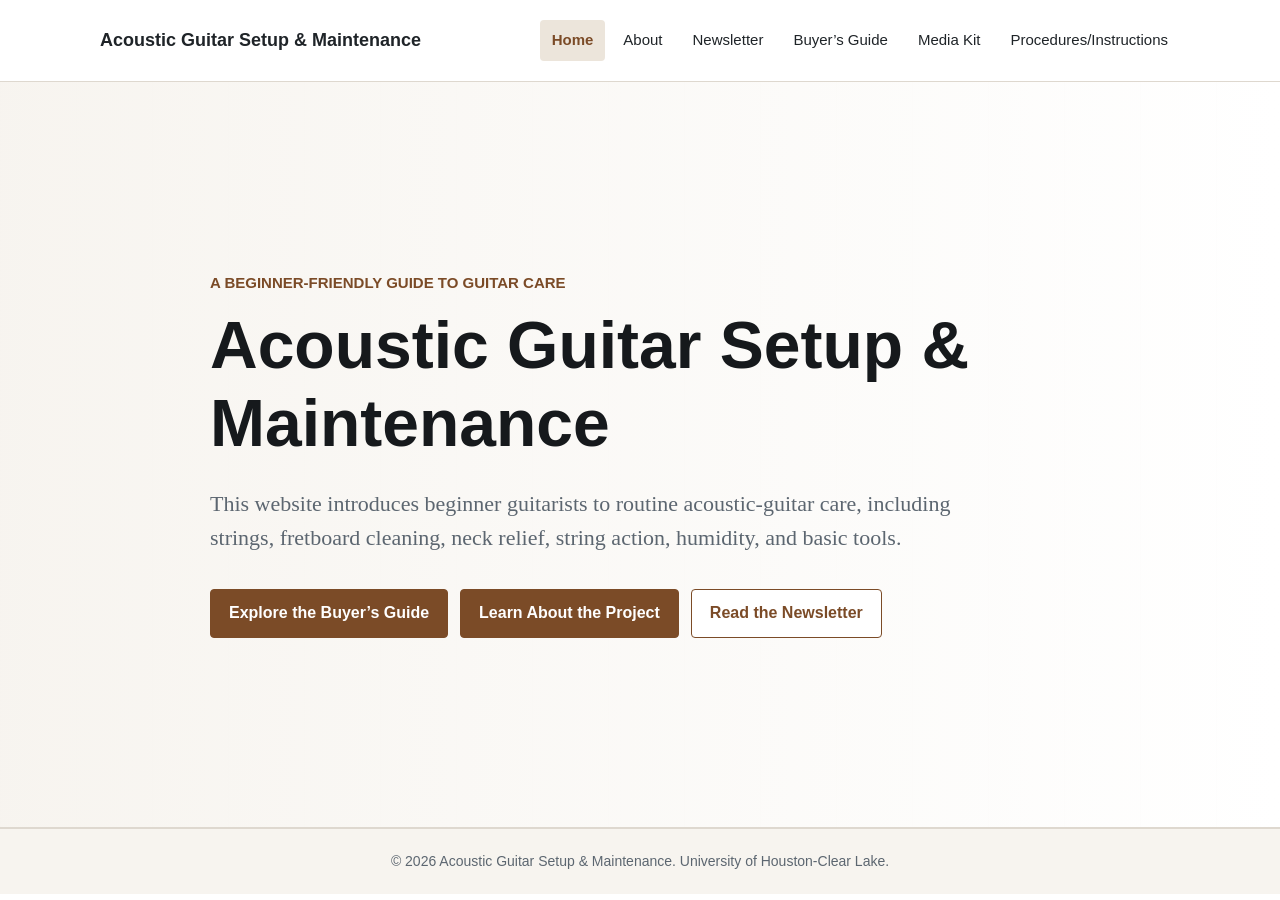
<file: index.html>
<!DOCTYPE html>
<html lang="en">
<head>
  <meta charset="UTF-8">
  <meta name="viewport" content="width=device-width, initial-scale=1.0">
  <title>Acoustic Guitar Setup &amp; Maintenance</title>
  <link rel="stylesheet" href="styles.css">
</head>
<body>
  <header class="site-header">
    <div class="header-inner">
      <a class="site-title" href="index.html">Acoustic Guitar Setup &amp; Maintenance</a>
      <nav class="site-nav" aria-label="Main navigation">
        <a class="active" href="index.html" aria-current="page">Home</a>
        <a href="about.html">About</a>
        <a href="newsletter.html">Newsletter</a>
        <a href="buyers-guide.html">Buyer’s Guide</a>
        <a href="media-kit.html">Media Kit</a>
        <a href="procedures.html">Procedures/Instructions</a>
      </nav>
    </div>
  </header>

  <main>
    <section class="hero">
      <div class="content">
        <p class="eyebrow">A Beginner-Friendly Guide to Guitar Care</p>
        <h1>Acoustic Guitar Setup &amp; Maintenance</h1>
        <p class="lead">This website introduces beginner guitarists to routine acoustic-guitar care, including strings, fretboard cleaning, neck relief, string action, humidity, and basic tools.</p>
        <div class="button-row" aria-label="Featured pages">
          <a class="button primary" href="buyers-guide.html">Explore the Buyer’s Guide</a>
          <a class="button primary" href="about.html">Learn About the Project</a>
          <a class="button secondary" href="newsletter.html">Read the Newsletter</a>
        </div>
      </div>
    </section>
  </main>

  <footer class="site-footer">
    <p>&copy; 2026 Acoustic Guitar Setup &amp; Maintenance. University of Houston-Clear Lake.</p>
  </footer>
</body>
</html>
</file>
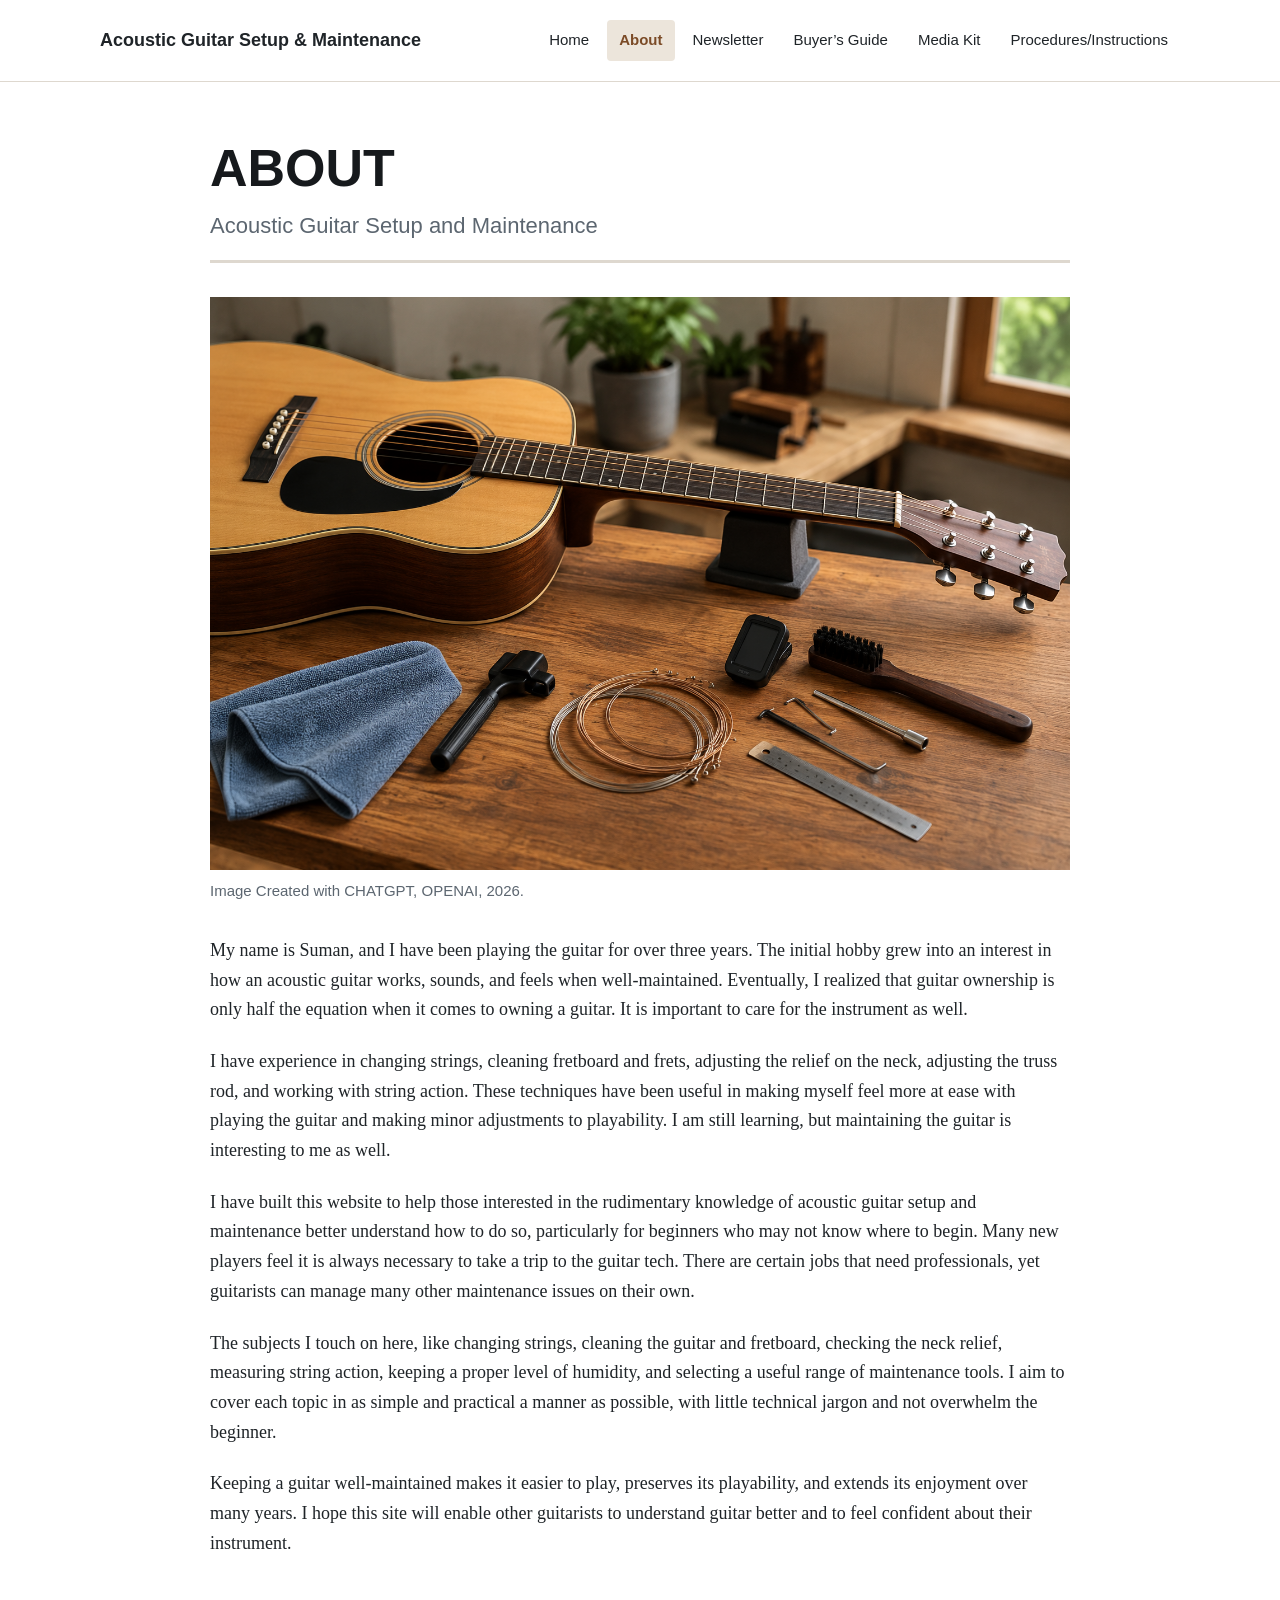
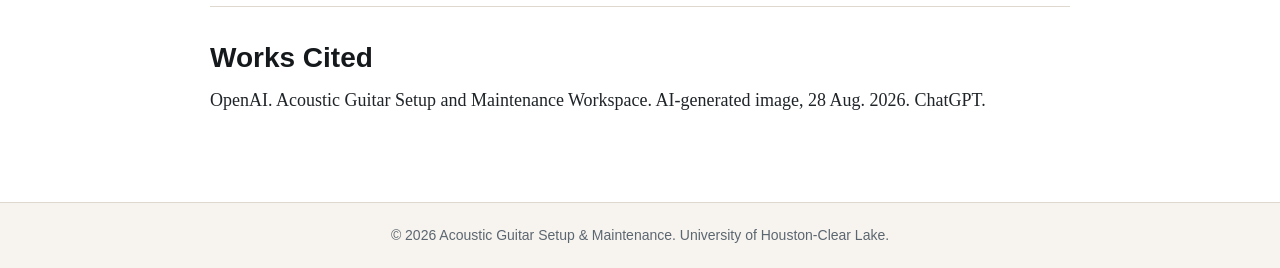
<file: about.html>
<!DOCTYPE html>
<html lang="en">
<head>
  <meta charset="UTF-8">
  <meta name="viewport" content="width=device-width, initial-scale=1.0">
  <title>About | Acoustic Guitar Setup &amp; Maintenance</title>
  <link rel="stylesheet" href="styles.css">
</head>
<body>
  <header class="site-header">
    <div class="header-inner">
      <a class="site-title" href="index.html">Acoustic Guitar Setup &amp; Maintenance</a>
      <nav class="site-nav" aria-label="Main navigation">
        <a href="index.html">Home</a>
        <a class="active" href="about.html" aria-current="page">About</a>
        <a href="newsletter.html">Newsletter</a>
        <a href="buyers-guide.html">Buyer’s Guide</a>
        <a href="media-kit.html">Media Kit</a>
        <a href="procedures.html">Procedures/Instructions</a>
      </nav>
    </div>
  </header>

  <main class="page">
    <article class="content">
      <header class="page-heading">
        <h1>ABOUT</h1>
        <p class="subtitle">Acoustic Guitar Setup and Maintenance</p>
      </header>

      <figure>
        <img src="images/about.png" alt="Acoustic guitar setup and maintenance workspace">
        <figcaption>Image Created with CHATGPT, OPENAI, 2026.</figcaption>
      </figure>

      <p>My name is Suman, and I have been playing the guitar for over three years. The initial hobby grew into an interest in how an acoustic guitar works, sounds, and feels when well-maintained. Eventually, I realized that guitar ownership is only half the equation when it comes to owning a guitar. It is important to care for the instrument as well.</p>

      <p>I have experience in changing strings, cleaning fretboard and frets, adjusting the relief on the neck, adjusting the truss rod, and working with string action. These techniques have been useful in making myself feel more at ease with playing the guitar and making minor adjustments to playability. I am still learning, but maintaining the guitar is interesting to me as well.</p>

      <p>I have built this website to help those interested in the rudimentary knowledge of acoustic guitar setup and maintenance better understand how to do so, particularly for beginners who may not know where to begin. Many new players feel it is always necessary to take a trip to the guitar tech. There are certain jobs that need professionals, yet guitarists can manage many other maintenance issues on their own.</p>

      <p>The subjects I touch on here, like changing strings, cleaning the guitar and fretboard, checking the neck relief, measuring string action, keeping a proper level of humidity, and selecting a useful range of maintenance tools. I aim to cover each topic in as simple and practical a manner as possible, with little technical jargon and not overwhelm the beginner.</p>

      <p>Keeping a guitar well-maintained makes it easier to play, preserves its playability, and extends its enjoyment over many years. I hope this site will enable other guitarists to understand guitar better and to feel confident about their instrument.</p>

      <section class="works-cited" aria-labelledby="about-works-cited">
        <h2 id="about-works-cited">Works Cited</h2>
        <p>OpenAI. Acoustic Guitar Setup and Maintenance Workspace. AI-generated image, 28 Aug. 2026. ChatGPT.</p>
      </section>
    </article>
  </main>

  <footer class="site-footer">
    <p>&copy; 2026 Acoustic Guitar Setup &amp; Maintenance. University of Houston-Clear Lake.</p>
  </footer>
</body>
</html>
</file>
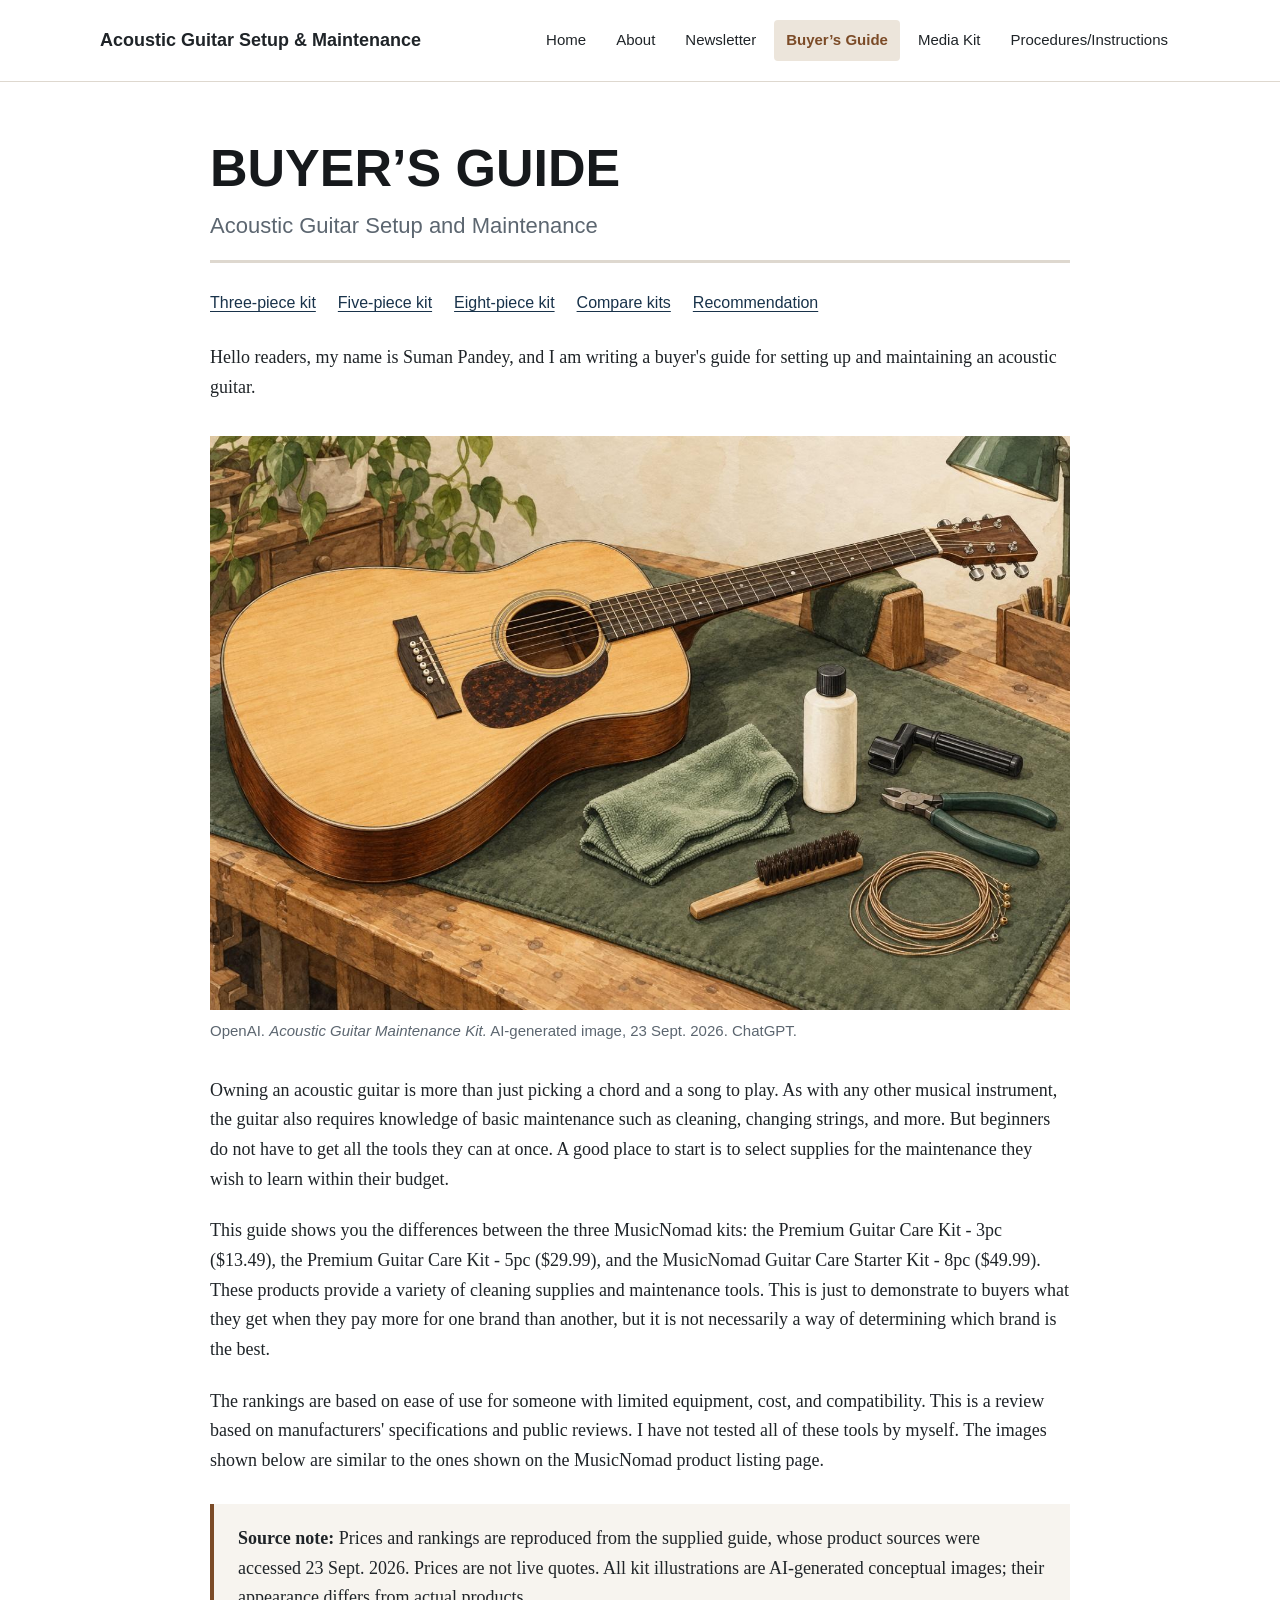
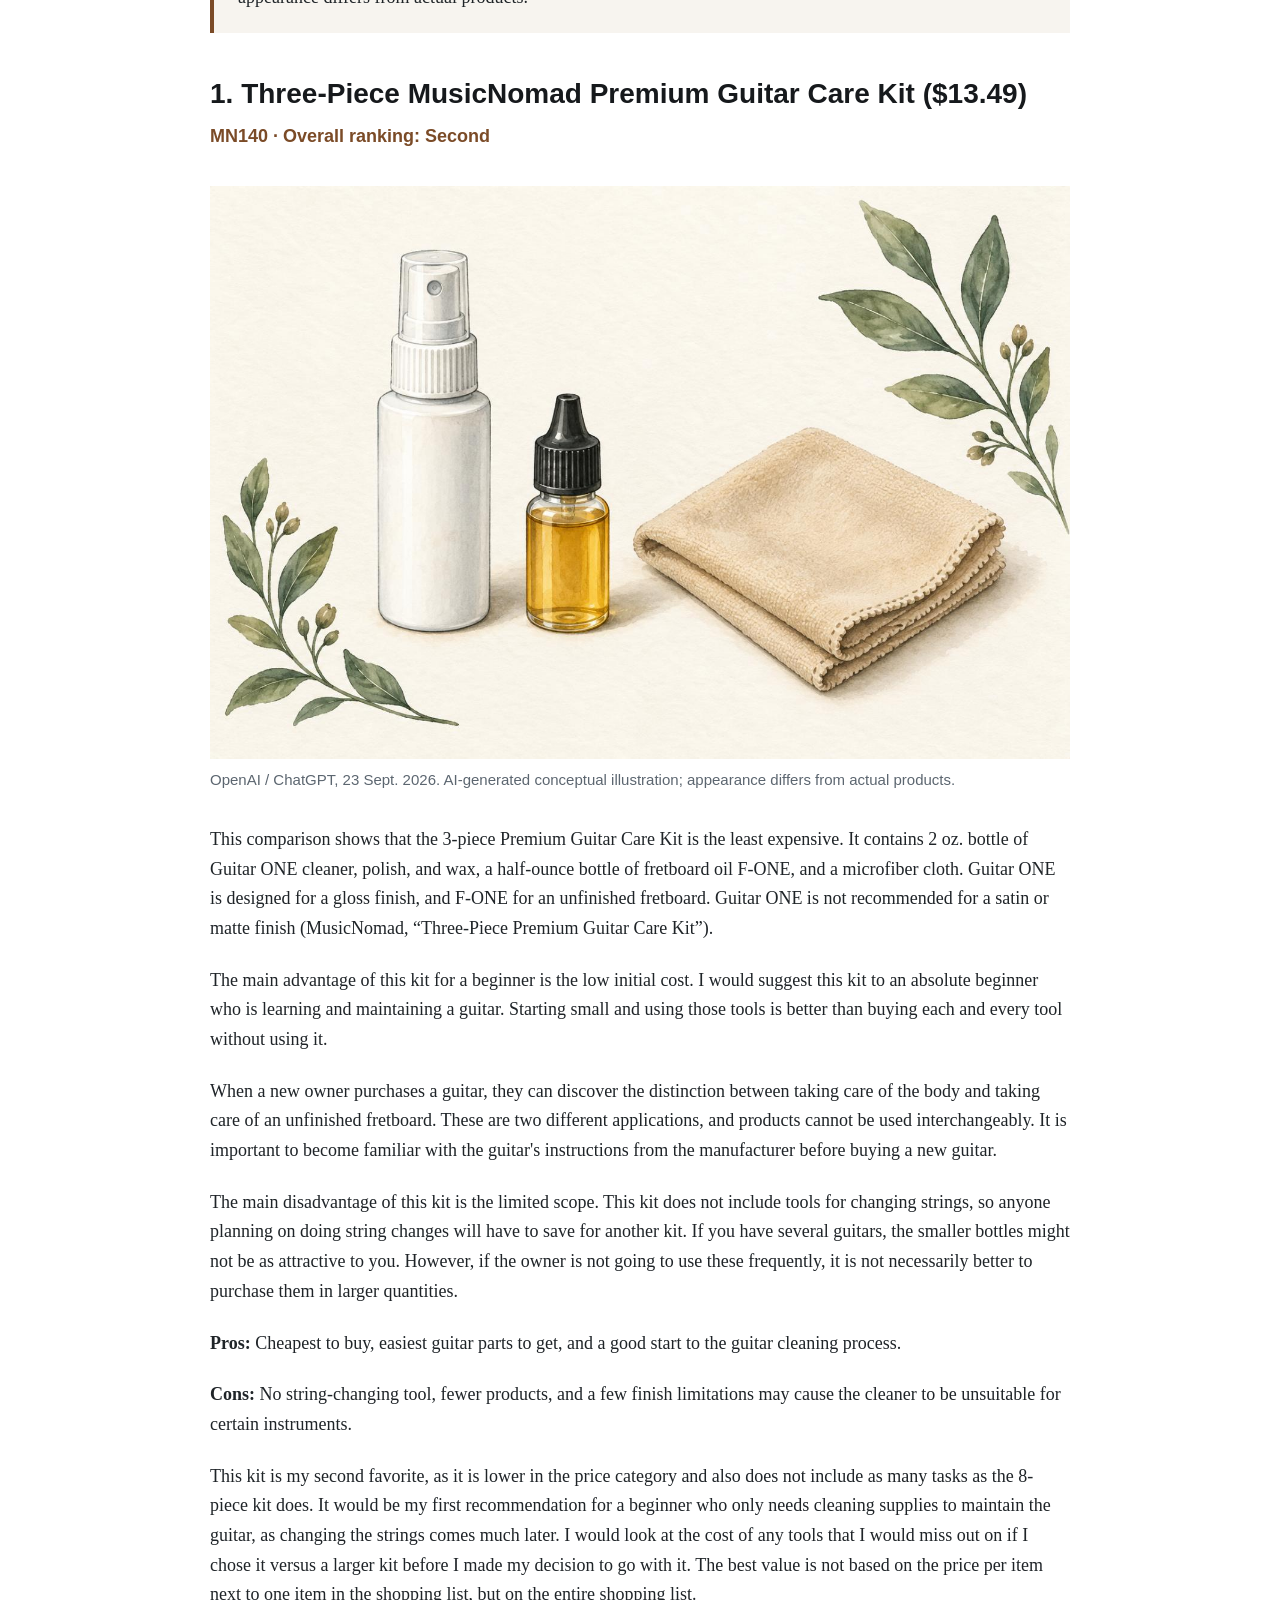
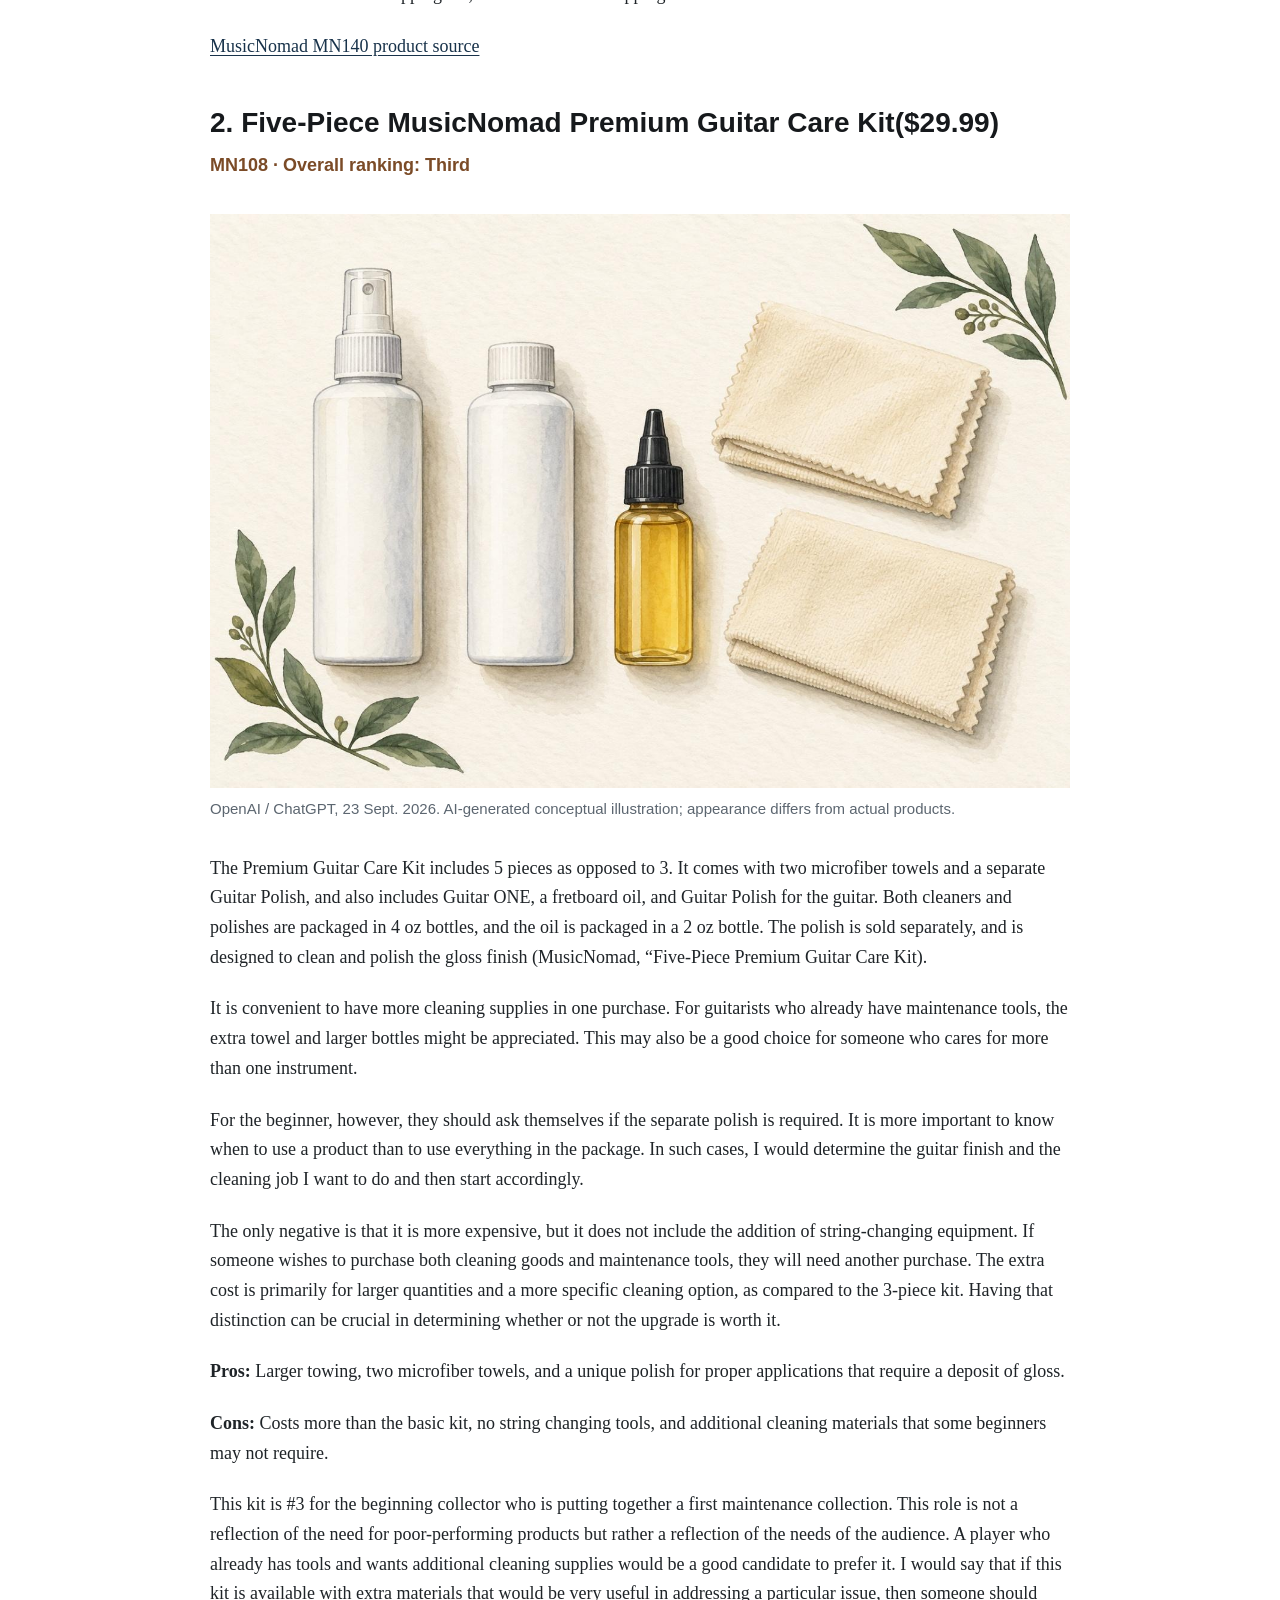
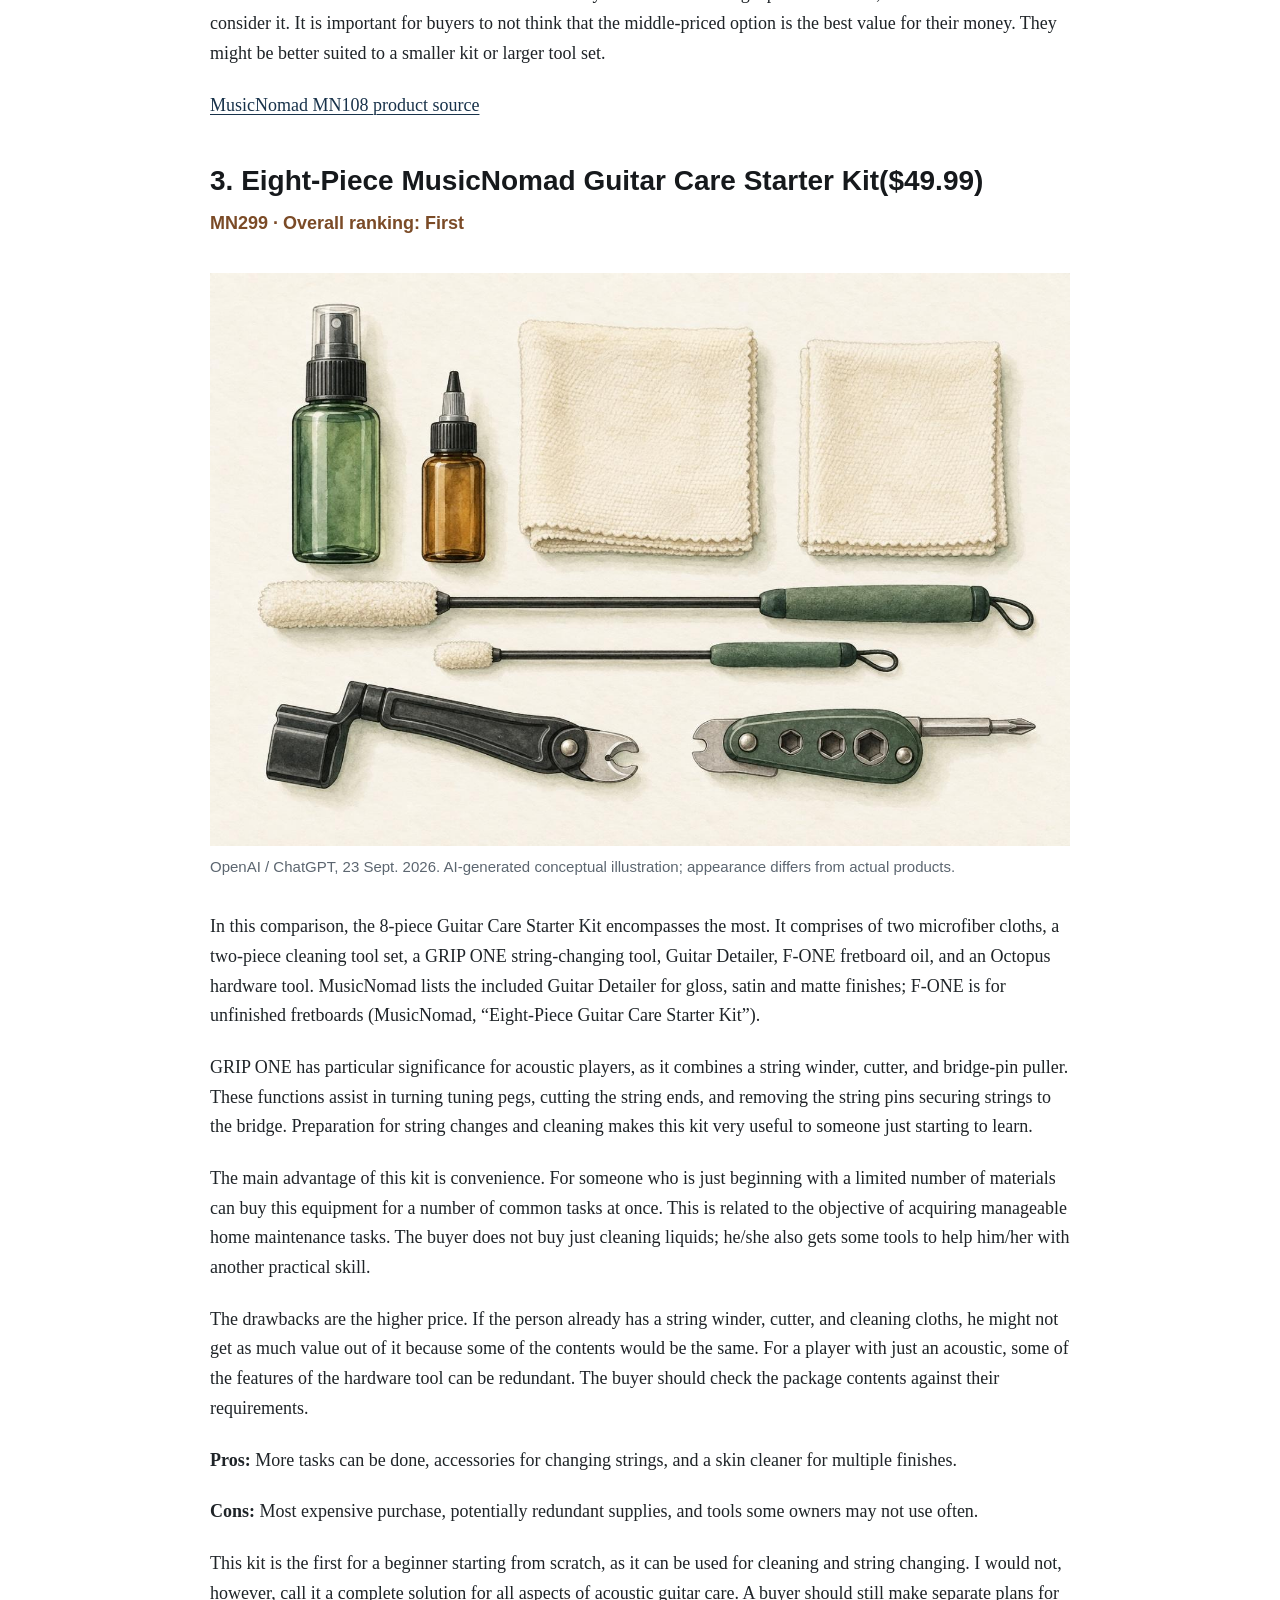
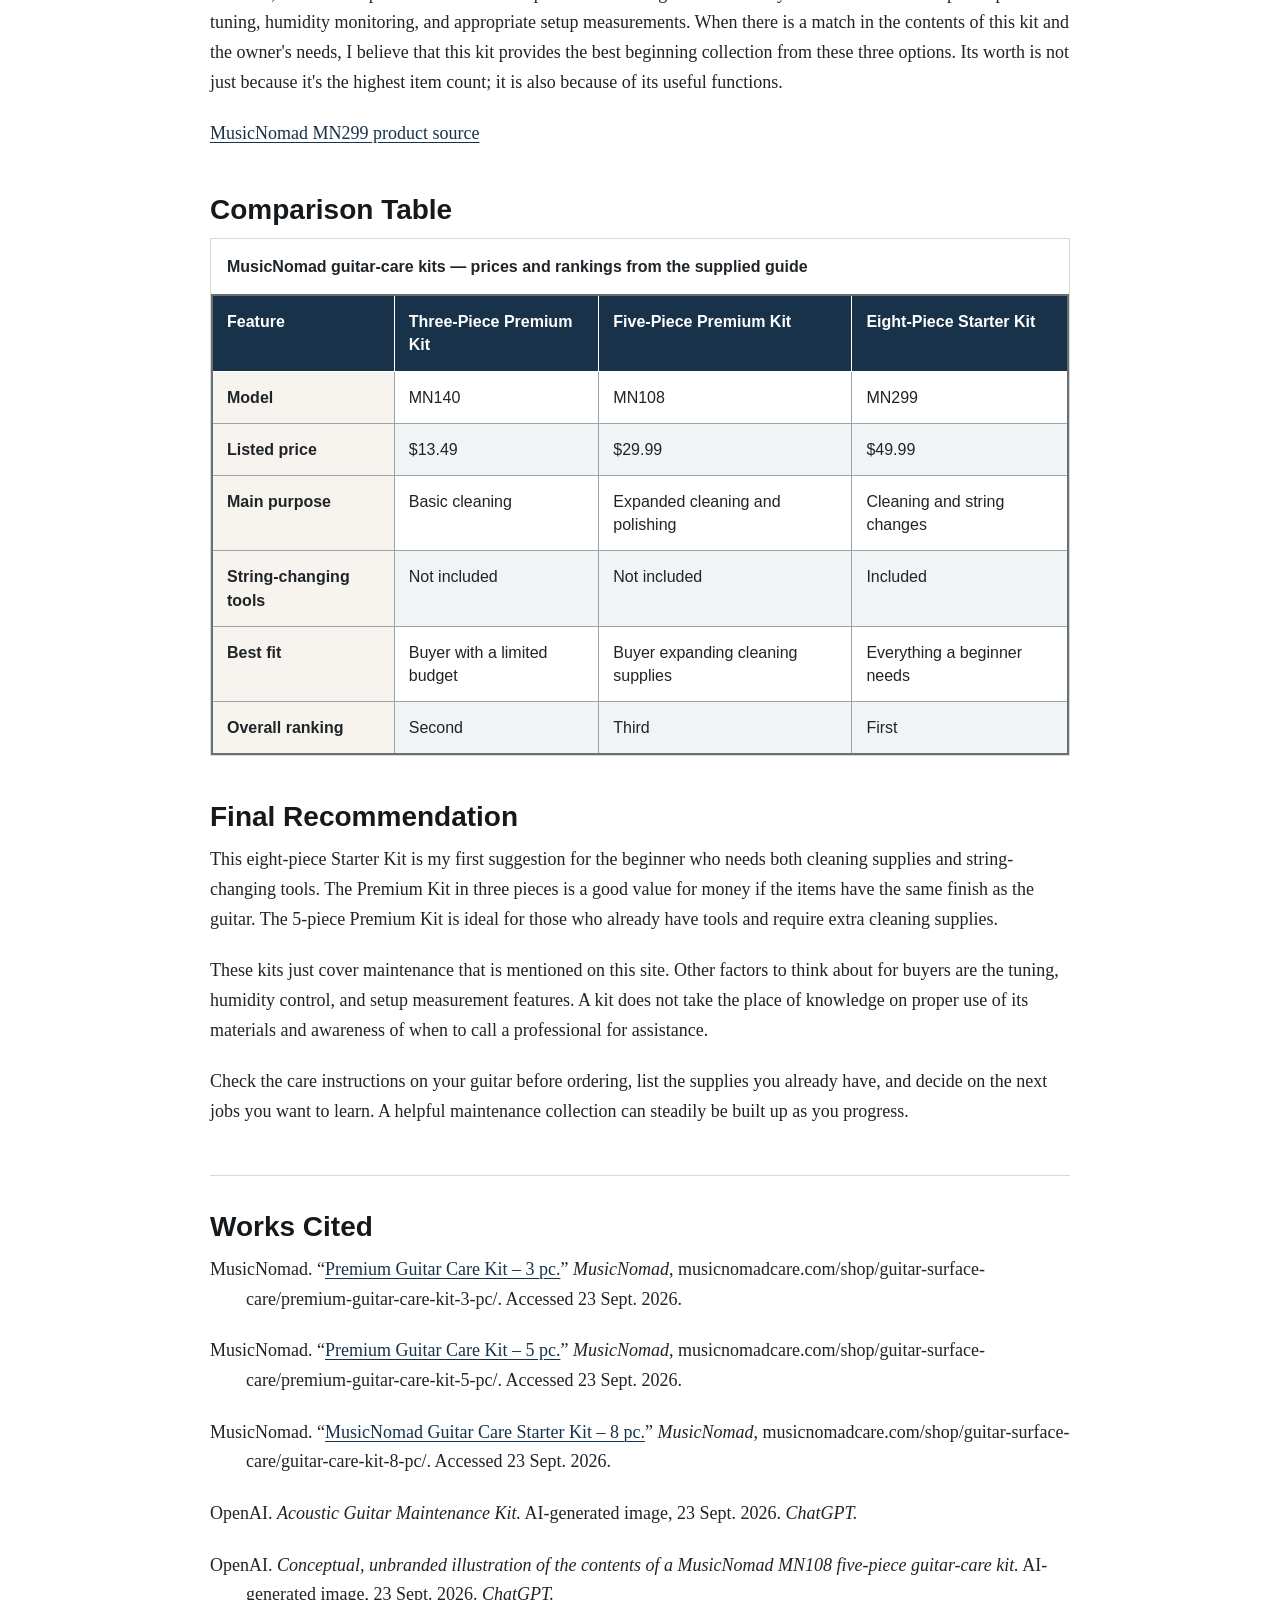
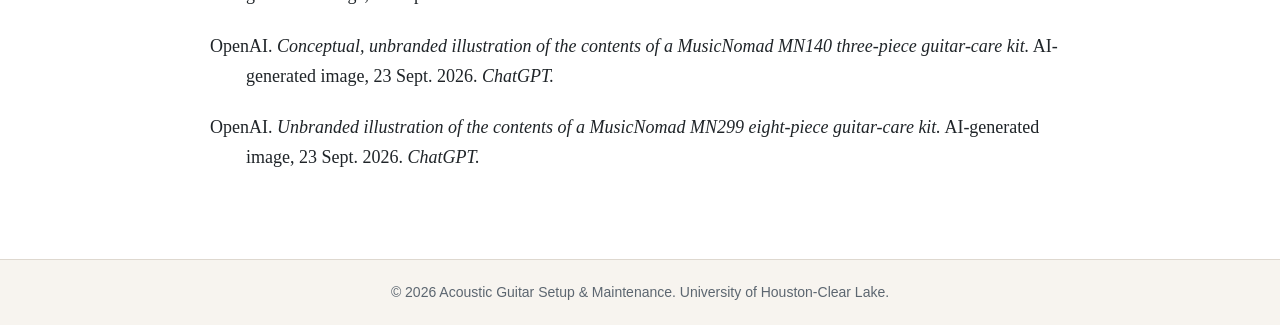
<file: buyers-guide.html>
<!DOCTYPE html>
<html lang="en">
<head>
  <meta charset="UTF-8">
  <meta name="viewport" content="width=device-width, initial-scale=1.0">
  <title>Buyer’s Guide | Acoustic Guitar Setup &amp; Maintenance</title>
  <link rel="stylesheet" href="styles.css">
</head>
<body>
  <header class="site-header">
    <div class="header-inner">
      <a class="site-title" href="index.html">Acoustic Guitar Setup &amp; Maintenance</a>
      <nav class="site-nav" aria-label="Main navigation">
        <a href="index.html">Home</a>
        <a href="about.html">About</a>
        <a href="newsletter.html">Newsletter</a>
        <a class="active" href="buyers-guide.html" aria-current="page">Buyer’s Guide</a>
        <a href="media-kit.html">Media Kit</a>
        <a href="procedures.html">Procedures/Instructions</a>
      </nav>
    </div>
  </header>

  <main class="page buyers-guide">
<article class="content">
<header class="page-heading">
<h1>BUYER’S GUIDE</h1>
<p class="subtitle">Acoustic Guitar Setup and Maintenance</p>
</header>
<nav class="guide-contents" aria-label="Buyer’s Guide sections">
<a href="#mn140">Three-piece kit</a>
<a href="#mn108">Five-piece kit</a>
<a href="#mn299">Eight-piece kit</a>
<a href="#comparison">Compare kits</a>
<a href="#recommendation">Recommendation</a>
</nav>
<p>Hello readers, my name is Suman Pandey, and I am writing a buyer&#x27;s guide for setting up and maintaining an acoustic guitar.</p>
<figure>
<img src="images/buyers-guide-intro.jpeg" width="1432" height="955" alt="Watercolor-style acoustic guitar on a workbench with a cloth, cleaner, string winder, cutters, brush, and spare strings." loading="lazy">
<figcaption>OpenAI. <cite>Acoustic Guitar Maintenance Kit.</cite> AI-generated image, 23 Sept. 2026. ChatGPT.</figcaption>
</figure>
<p>Owning an acoustic guitar is more than just picking a chord and a song to play. As with any other musical instrument, the guitar also requires knowledge of basic maintenance such as cleaning, changing strings, and more. But beginners do not have to get all the tools they can at once. A good place to start is to select supplies for the maintenance they wish to learn within their budget.</p>
<p>This guide shows you the differences between the three MusicNomad kits: the Premium Guitar Care Kit - 3pc ($13.49), the Premium Guitar Care Kit - 5pc ($29.99), and the MusicNomad Guitar Care Starter Kit - 8pc ($49.99). These products provide a variety of cleaning supplies and maintenance tools. This is just to demonstrate to buyers what they get when they pay more for one brand than another, but it is not necessarily a way of determining which brand is the best.</p>
<p>The rankings are based on ease of use for someone with limited equipment, cost, and compatibility. This is a review based on manufacturers&#x27; specifications and public reviews. I have not tested all of these tools by myself. The images shown below are similar to the ones shown on the MusicNomad product listing page.</p>
<aside class="guide-note">
<p>
<strong>Source note:</strong> Prices and rankings are reproduced from the supplied guide, whose product sources were accessed 23 Sept. 2026. Prices are not live quotes. All kit illustrations are AI-generated conceptual images; their appearance differs from actual products.
</p>
</aside>
<section id="mn140" aria-labelledby="mn140-title">
<h2 id="mn140-title">1. Three-Piece MusicNomad Premium Guitar Care Kit ($13.49)</h2>
<p class="guide-rank">MN140 · Overall ranking: Second</p>
<figure>
<img src="images/kit-mn140.jpeg" width="1432" height="955" alt="Conceptual three-piece kit illustration with one white cleaner bottle, one amber oil bottle, and a folded microfiber cloth." loading="lazy">
<figcaption>OpenAI / ChatGPT, 23 Sept. 2026. AI-generated conceptual illustration; appearance differs from actual products.</figcaption>
</figure>
<p>This comparison shows that the 3-piece Premium Guitar Care Kit is the least expensive. It contains 2 oz. bottle of Guitar ONE cleaner, polish, and wax, a half-ounce bottle of fretboard oil F-ONE, and a microfiber cloth. Guitar ONE is designed for a gloss finish, and F-ONE for an unfinished fretboard. Guitar ONE is not recommended for a satin or matte finish (MusicNomad, “Three-Piece Premium Guitar Care Kit”).</p>
<p>The main advantage of this kit for a beginner is the low initial cost. I would suggest this kit to an absolute beginner who is learning and maintaining a guitar. Starting small and using those tools is better than buying each and every tool without using it.</p>
<p>When a new owner purchases a guitar, they can discover the distinction between taking care of the body and taking care of an unfinished fretboard. These are two different applications, and products cannot be used interchangeably. It is important to become familiar with the guitar&#x27;s instructions from the manufacturer before buying a new guitar.</p>
<p>The main disadvantage of this kit is the limited scope. This kit does not include tools for changing strings, so anyone planning on doing string changes will have to save for another kit. If you have several guitars, the smaller bottles might not be as attractive to you. However, if the owner is not going to use these frequently, it is not necessarily better to purchase them in larger quantities.</p>
<p>
<strong>Pros:</strong> Cheapest to buy, easiest guitar parts to get, and a good start to the guitar cleaning process.</p>
<p>
<strong>Cons:</strong> No string-changing tool, fewer products, and a few finish limitations may cause the cleaner to be unsuitable for certain instruments.</p>
<p>This kit is my second favorite, as it is lower in the price category and also does not include as many tasks as the 8-piece kit does. It would be my first recommendation for a beginner who only needs cleaning supplies to maintain the guitar, as changing the strings comes much later. I would look at the cost of any tools that I would miss out on if I chose it versus a larger kit before I made my decision to go with it. The best value is not based on the price per item next to one item in the shopping list, but on the entire shopping list.</p>
<p>
<a href="https://www.musicnomadcare.com/shop/guitar-surface-care/premium-guitar-care-kit-3-pc/">MusicNomad MN140 product source</a>
</p>
</section>
<section id="mn108" aria-labelledby="mn108-title">
<h2 id="mn108-title">2. Five-Piece MusicNomad Premium Guitar Care Kit($29.99)</h2>
<p class="guide-rank">MN108 · Overall ranking: Third</p>
<figure>
<img src="images/kit-mn108.jpeg" width="1432" height="955" alt="Conceptual five-piece kit illustration with two white bottles, one amber oil bottle, and two microfiber towels." loading="lazy">
<figcaption>OpenAI / ChatGPT, 23 Sept. 2026. AI-generated conceptual illustration; appearance differs from actual products.</figcaption>
</figure>
<p>The Premium Guitar Care Kit includes 5 pieces as opposed to 3. It comes with two microfiber towels and a separate Guitar Polish, and also includes Guitar ONE, a fretboard oil, and Guitar Polish for the guitar. Both cleaners and polishes are packaged in 4 oz bottles, and the oil is packaged in a 2 oz bottle. The polish is sold separately, and is designed to clean and polish the gloss finish (MusicNomad, “Five-Piece Premium Guitar Care Kit).</p>
<p>It is convenient to have more cleaning supplies in one purchase. For guitarists who already have maintenance tools, the extra towel and larger bottles might be appreciated. This may also be a good choice for someone who cares for more than one instrument.</p>
<p>For the beginner, however, they should ask themselves if the separate polish is required. It is more important to know when to use a product than to use everything in the package. In such cases, I would determine the guitar finish and the cleaning job I want to do and then start accordingly.</p>
<p>The only negative is that it is more expensive, but it does not include the addition of string-changing equipment. If someone wishes to purchase both cleaning goods and maintenance tools, they will need another purchase. The extra cost is primarily for larger quantities and a more specific cleaning option, as compared to the 3-piece kit. Having that distinction can be crucial in determining whether or not the upgrade is worth it.</p>
<p>
<strong>Pros:</strong> Larger towing, two microfiber towels, and a unique polish for proper applications that require a deposit of gloss.</p>
<p>
<strong>Cons:</strong> Costs more than the basic kit, no string changing tools, and additional cleaning materials that some beginners may not require.</p>
<p>This kit is #3 for the beginning collector who is putting together a first maintenance collection. This role is not a reflection of the need for poor-performing products but rather a reflection of the needs of the audience. A player who already has tools and wants additional cleaning supplies would be a good candidate to prefer it. I would say that if this kit is available with extra materials that would be very useful in addressing a particular issue, then someone should consider it. It is important for buyers to not think that the middle-priced option is the best value for their money. They might be better suited to a smaller kit or larger tool set.</p>
<p>
<a href="https://www.musicnomadcare.com/shop/guitar-surface-care/premium-guitar-care-kit-5-pc/">MusicNomad MN108 product source</a>
</p>
</section>
<section id="mn299" aria-labelledby="mn299-title">
<h2 id="mn299-title">3. Eight-Piece MusicNomad Guitar Care Starter Kit($49.99)</h2>
<p class="guide-rank">MN299 · Overall ranking: First</p>
<figure>
<img src="images/kit-mn299.jpeg" width="1432" height="955" alt="Conceptual eight-piece kit illustration with two bottles, two cloths, two cleaning brushes, a string-changing tool, and a hardware tool." loading="lazy">
<figcaption>OpenAI / ChatGPT, 23 Sept. 2026. AI-generated conceptual illustration; appearance differs from actual products.</figcaption>
</figure>
<p>In this comparison, the 8-piece Guitar Care Starter Kit encompasses the most. It comprises of two microfiber cloths, a two-piece cleaning tool set, a GRIP ONE string-changing tool, Guitar Detailer, F-ONE fretboard oil, and an Octopus hardware tool. MusicNomad lists the included Guitar Detailer for gloss, satin and matte finishes; F-ONE is for unfinished fretboards (MusicNomad, “Eight-Piece Guitar Care Starter Kit”).</p>
<p>GRIP ONE has particular significance for acoustic players, as it combines a string winder, cutter, and bridge-pin puller. These functions assist in turning tuning pegs, cutting the string ends, and removing the string pins securing strings to the bridge. Preparation for string changes and cleaning makes this kit very useful to someone just starting to learn.</p>
<p>The main advantage of this kit is convenience. For someone who is just beginning with a limited number of materials can buy this equipment for a number of common tasks at once. This is related to the objective of acquiring manageable home maintenance tasks. The buyer does not buy just cleaning liquids; he/she also gets some tools to help him/her with another practical skill.</p>
<p>The drawbacks are the higher price. If the person already has a string winder, cutter, and cleaning cloths, he might not get as much value out of it because some of the contents would be the same. For a player with just an acoustic, some of the features of the hardware tool can be redundant. The buyer should check the package contents against their requirements.</p>
<p>
<strong>Pros:</strong> More tasks can be done, accessories for changing strings, and a skin cleaner for multiple finishes.</p>
<p>
<strong>Cons:</strong> Most expensive purchase, potentially redundant supplies, and tools some owners may not use often.</p>
<p>This kit is the first for a beginner starting from scratch, as it can be used for cleaning and string changing. I would not, however, call it a complete solution for all aspects of acoustic guitar care. A buyer should still make separate plans for tuning, humidity monitoring, and appropriate setup measurements. When there is a match in the contents of this kit and the owner&#x27;s needs, I believe that this kit provides the best beginning collection from these three options. Its worth is not just because it&#x27;s the highest item count; it is also because of its useful functions.</p>
<p>
<a href="https://www.musicnomadcare.com/shop/guitar-surface-care/guitar-care-kit-8-pc/">MusicNomad MN299 product source</a>
</p>
</section>
<section id="comparison" aria-labelledby="comparison-title">
<h2 id="comparison-title">Comparison Table</h2>
<div class="comparison-scroll" role="region" aria-labelledby="comparison-title" tabindex="0">
<table>
<caption>MusicNomad guitar-care kits — prices and rankings from the supplied guide</caption>
<thead>
<tr>
<th scope="col">Feature</th>
<th scope="col">Three-Piece Premium Kit</th>
<th scope="col">Five-Piece Premium Kit</th>
<th scope="col">Eight-Piece Starter Kit</th>
</tr>
</thead>
<tbody>
<tr>
<th scope="row">Model</th>
<td>MN140</td>
<td>MN108</td>
<td>MN299</td>
</tr>
<tr>
<th scope="row">Listed price</th>
<td>$13.49</td>
<td>$29.99</td>
<td>$49.99</td>
</tr>
<tr>
<th scope="row">Main purpose</th>
<td>Basic cleaning</td>
<td>Expanded cleaning and polishing</td>
<td>Cleaning and string changes</td>
</tr>
<tr>
<th scope="row">String-changing tools</th>
<td>Not included</td>
<td>Not included</td>
<td>Included</td>
</tr>
<tr>
<th scope="row">Best fit</th>
<td>Buyer with a limited budget</td>
<td>Buyer expanding cleaning supplies</td>
<td>Everything a beginner needs</td>
</tr>
<tr>
<th scope="row">Overall ranking</th>
<td>Second</td>
<td>Third</td>
<td>First</td>
</tr>
</tbody>
</table>
</div>
</section>
<section id="recommendation" aria-labelledby="recommendation-title">
<h2 id="recommendation-title">Final Recommendation</h2>
<p>This eight-piece Starter Kit is my first suggestion for the beginner who needs both cleaning supplies and string-changing tools. The Premium Kit in three pieces is a good value for money if the items have the same finish as the guitar. The 5-piece Premium Kit is ideal for those who already have tools and require extra cleaning supplies.</p>
<p>These kits just cover maintenance that is mentioned on this site. Other factors to think about for buyers are the tuning, humidity control, and setup measurement features. A kit does not take the place of knowledge on proper use of its materials and awareness of when to call a professional for assistance.</p>
<p>Check the care instructions on your guitar before ordering, list the supplies you already have, and decide on the next jobs you want to learn. A helpful maintenance collection can steadily be built up as you progress.</p>
</section>
<section class="works-cited" aria-labelledby="guide-works-cited">
<h2 id="guide-works-cited">Works Cited</h2>
<p>MusicNomad. “<a href="https://www.musicnomadcare.com/shop/guitar-surface-care/premium-guitar-care-kit-3-pc/">Premium Guitar Care Kit – 3 pc.</a>” <cite>MusicNomad</cite>, musicnomadcare.com/shop/guitar-surface-care/premium-guitar-care-kit-3-pc/. Accessed 23 Sept. 2026.</p>
<p>MusicNomad. “<a href="https://www.musicnomadcare.com/shop/guitar-surface-care/premium-guitar-care-kit-5-pc/">Premium Guitar Care Kit – 5 pc.</a>” <cite>MusicNomad</cite>, musicnomadcare.com/shop/guitar-surface-care/premium-guitar-care-kit-5-pc/. Accessed 23 Sept. 2026.</p>
<p>MusicNomad. “<a href="https://www.musicnomadcare.com/shop/guitar-surface-care/guitar-care-kit-8-pc/">MusicNomad Guitar Care Starter Kit – 8 pc.</a>” <cite>MusicNomad</cite>, musicnomadcare.com/shop/guitar-surface-care/guitar-care-kit-8-pc/. Accessed 23 Sept. 2026.</p>
<p>OpenAI. <cite>Acoustic Guitar Maintenance Kit.</cite> AI-generated image, 23 Sept. 2026. <cite>ChatGPT.</cite>
</p>
<p>OpenAI. <cite>Conceptual, unbranded illustration of the contents of a MusicNomad MN108 five-piece guitar-care kit.</cite> AI-generated image, 23 Sept. 2026. <cite>ChatGPT.</cite>
</p>
<p>OpenAI. <cite>Conceptual, unbranded illustration of the contents of a MusicNomad MN140 three-piece guitar-care kit.</cite> AI-generated image, 23 Sept. 2026. <cite>ChatGPT.</cite>
</p>
<p>OpenAI. <cite>Unbranded illustration of the contents of a MusicNomad MN299 eight-piece guitar-care kit.</cite> AI-generated image, 23 Sept. 2026. <cite>ChatGPT.</cite>
</p>
</section>
</article>
</main>
  <footer class="site-footer">
    <p>&copy; 2026 Acoustic Guitar Setup &amp; Maintenance. University of Houston-Clear Lake.</p>
  </footer>
</body>
</html>
</file>
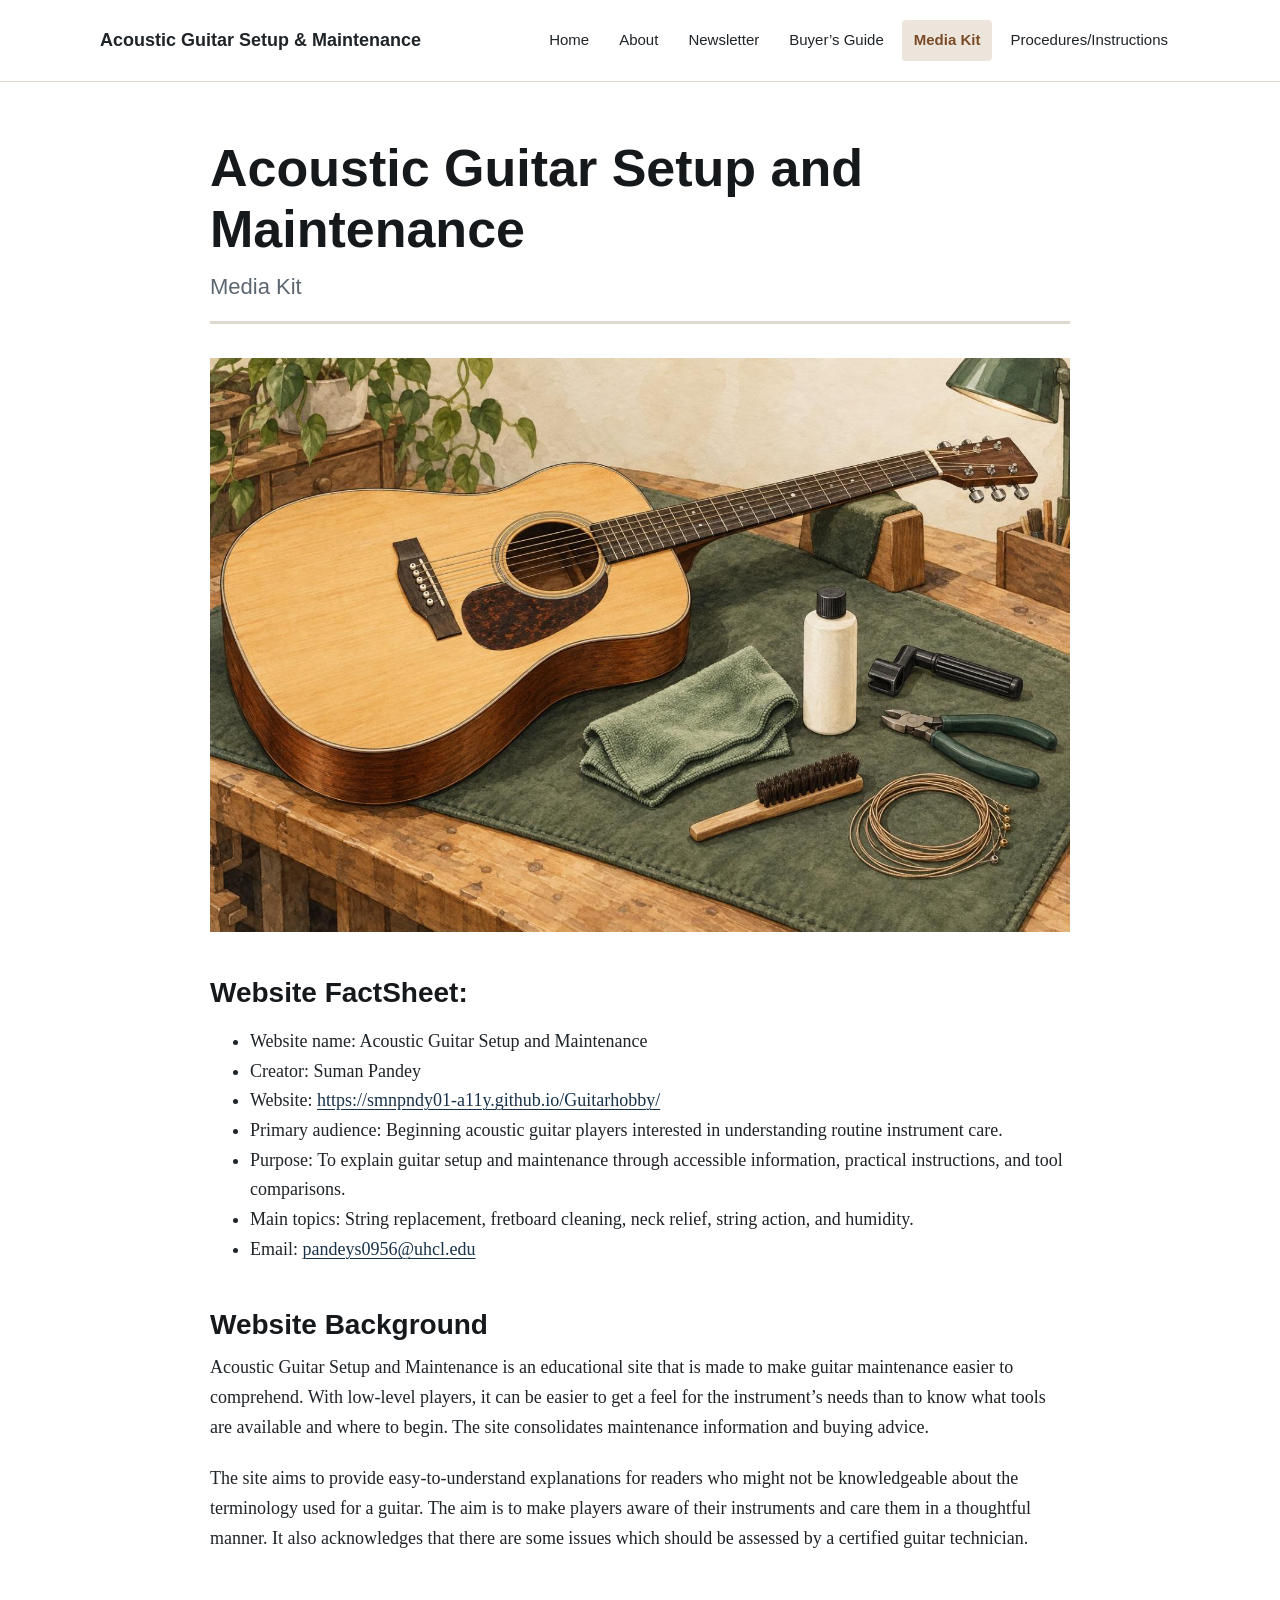
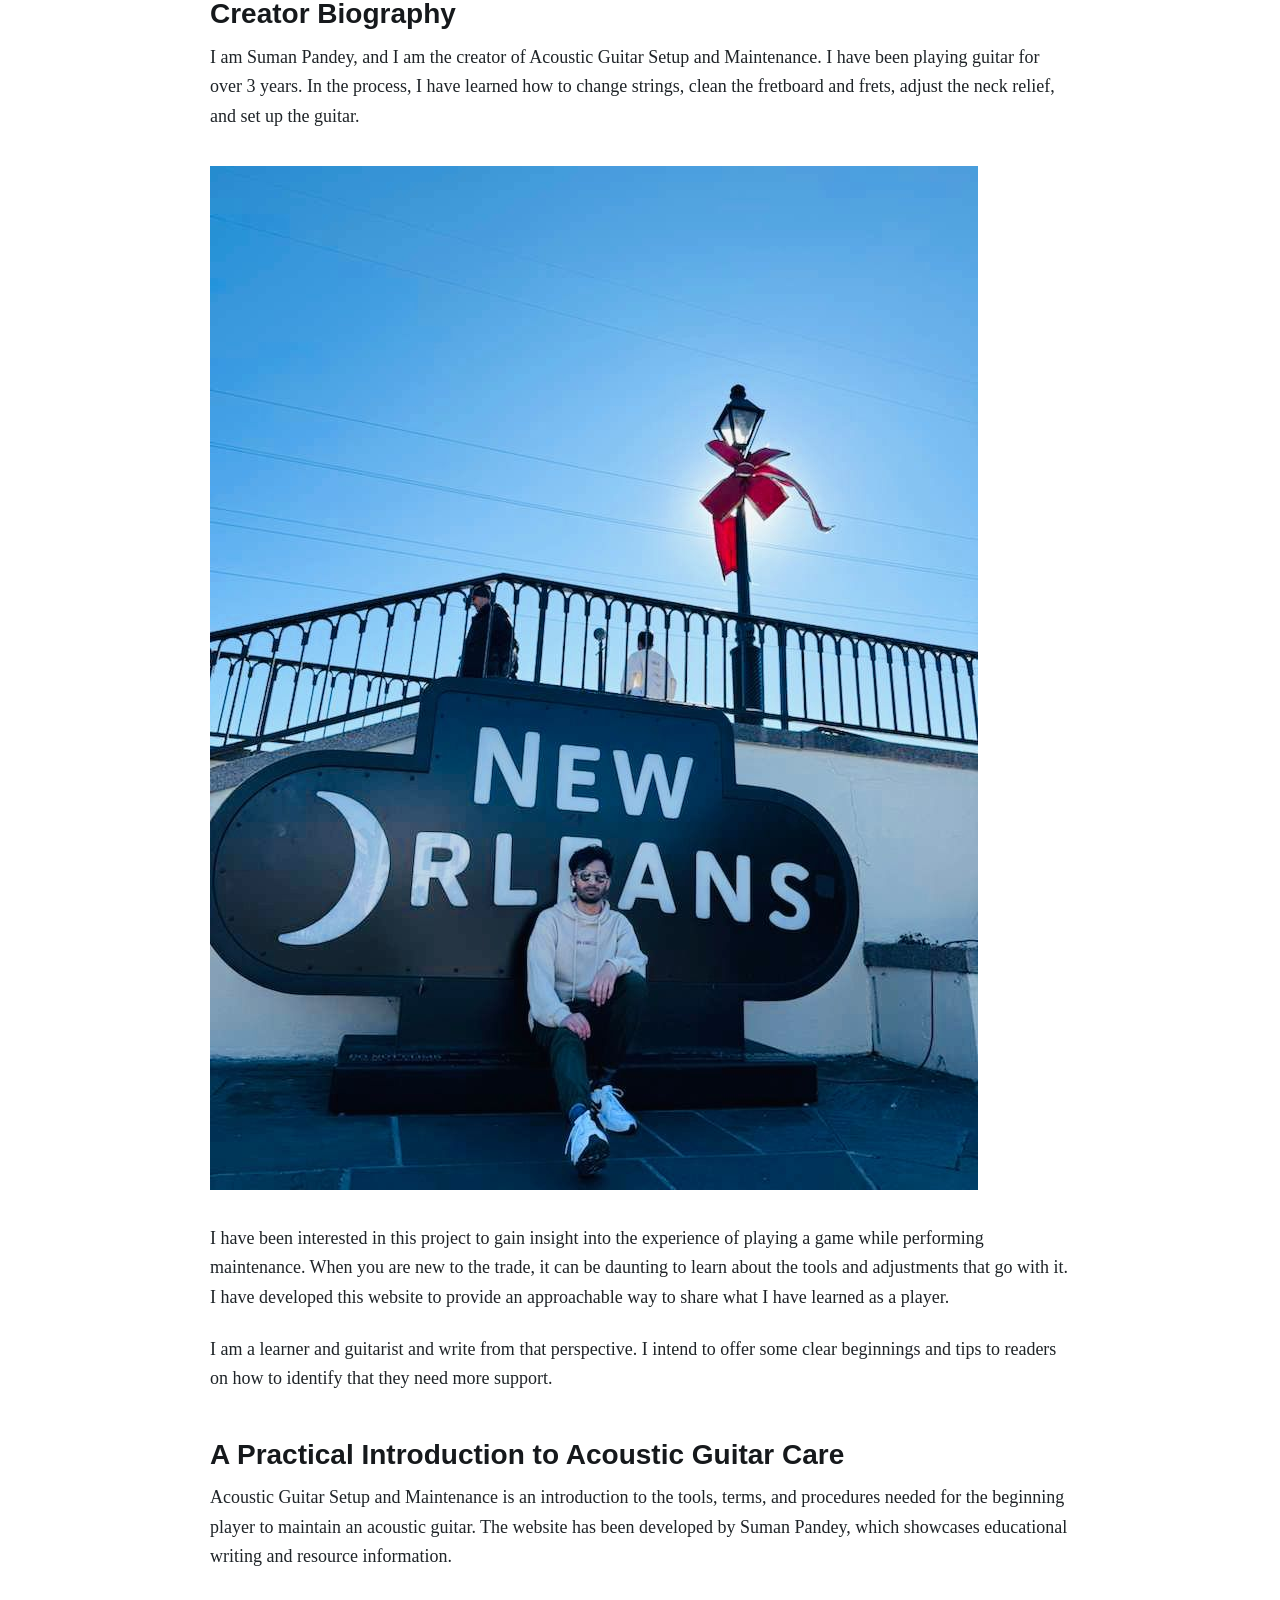
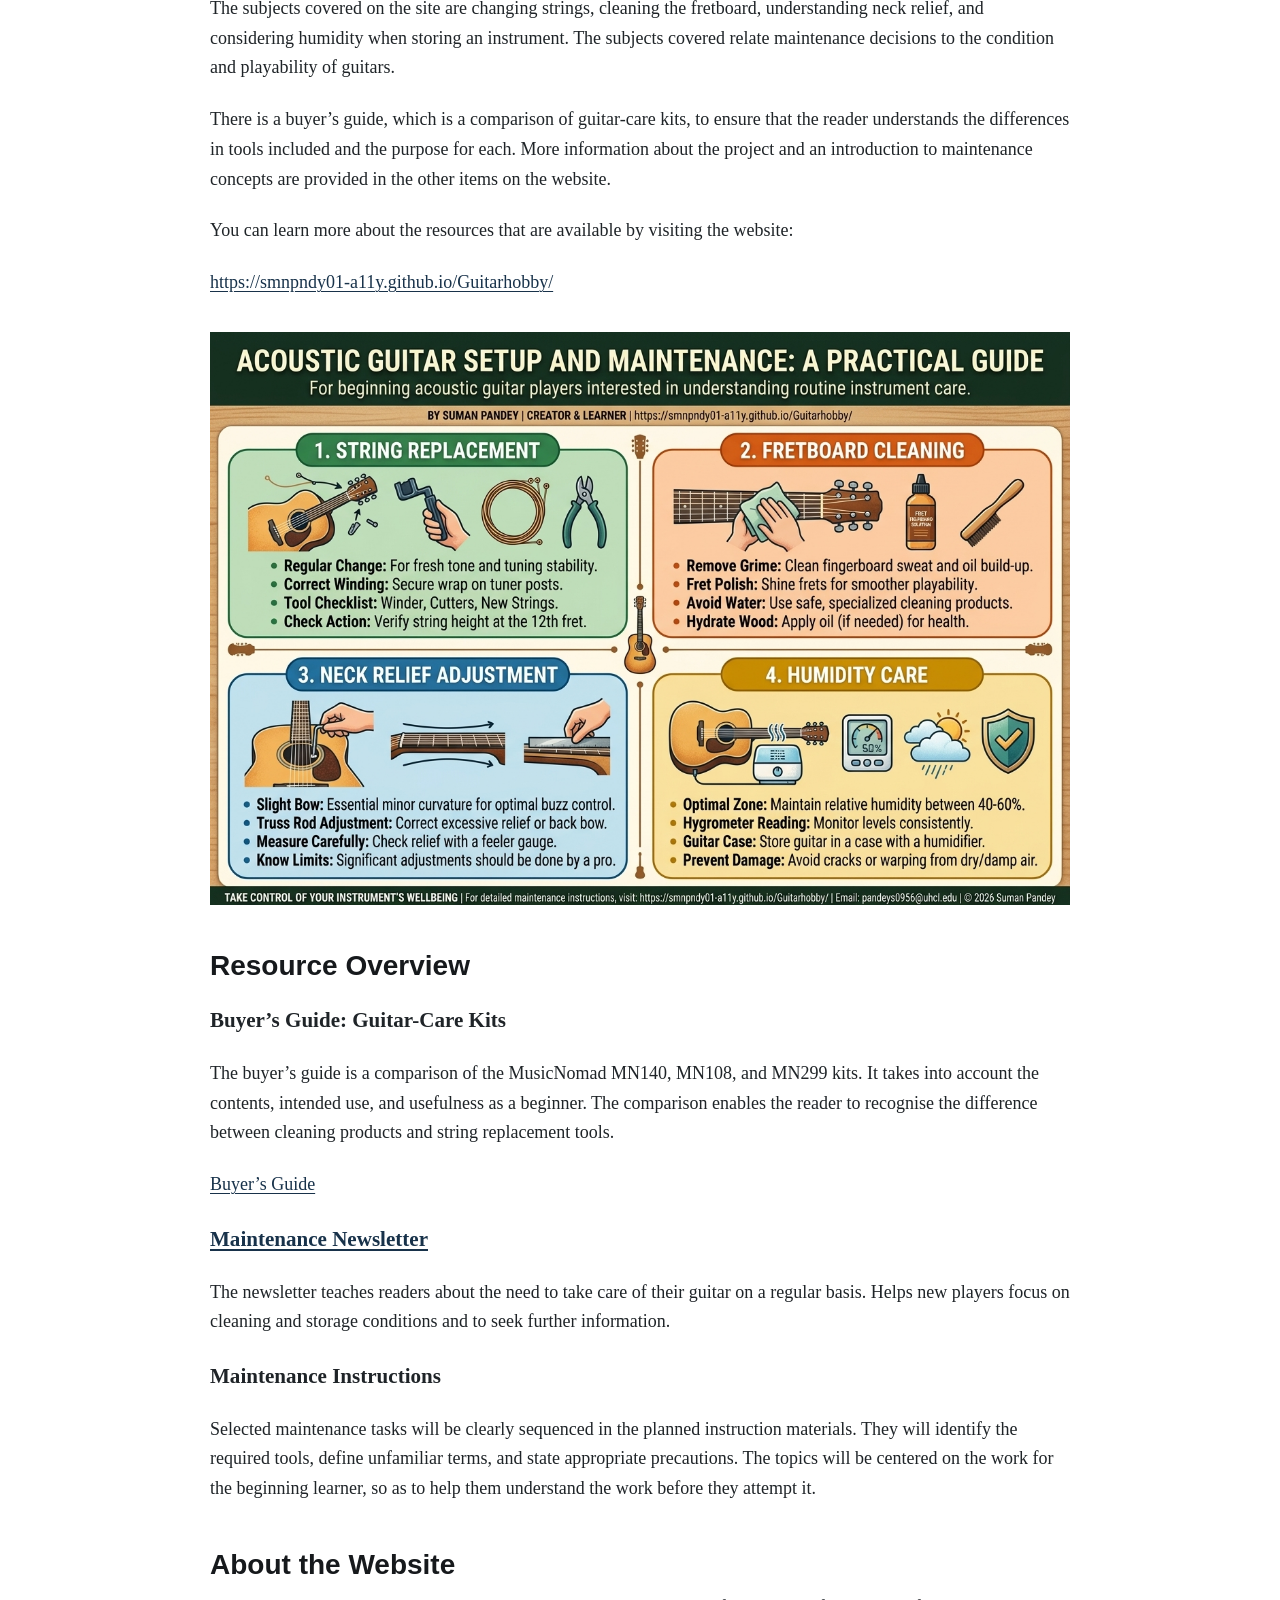
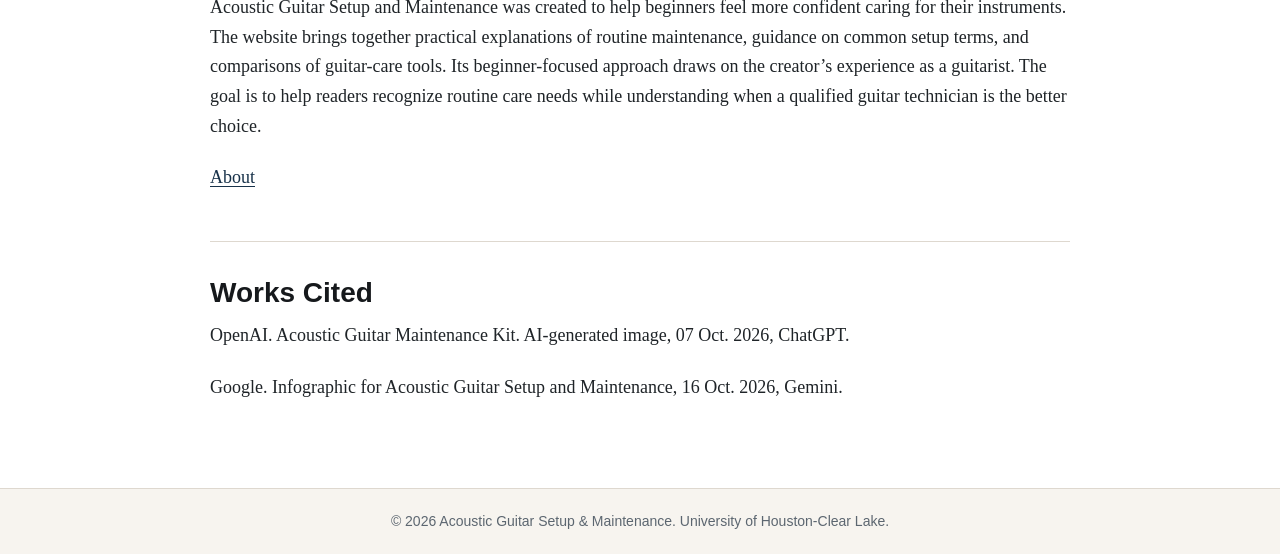
<file: media-kit.html>
<!DOCTYPE html>
<html lang="en">
<head>
  <meta charset="UTF-8">
  <meta name="viewport" content="width=device-width, initial-scale=1.0">
  <title>Media Kit | Acoustic Guitar Setup &amp; Maintenance</title>
  <link rel="stylesheet" href="styles.css">
</head>
<body>
  <header class="site-header">
    <div class="header-inner">
      <a class="site-title" href="index.html">Acoustic Guitar Setup &amp; Maintenance</a>
      <nav class="site-nav" aria-label="Main navigation">
        <a href="index.html">Home</a>
        <a href="about.html">About</a>
        <a href="newsletter.html">Newsletter</a>
        <a href="buyers-guide.html">Buyer’s Guide</a>
        <a class="active" href="media-kit.html" aria-current="page">Media Kit</a>
        <a href="procedures.html">Procedures/Instructions</a>
      </nav>
    </div>
  </header>

  <main class="page">
    <article class="content">
      <header class="page-heading">
        <h1>Acoustic Guitar Setup and Maintenance</h1>
        <p class="subtitle">Media Kit</p>
      </header>

      <figure>
        <img src="images/mkit.jpeg" alt="Acoustic guitar surrounded by guitar-care tools on a workbench">
      </figure>

      <section aria-labelledby="factsheet">
        <h2 id="factsheet">Website FactSheet:</h2>
        <ul>
          <li>Website name: Acoustic Guitar Setup and Maintenance</li>
          <li>Creator: Suman Pandey</li>
          <li>Website: <a href="https://smnpndy01-a11y.github.io/Guitarhobby/">https://smnpndy01-a11y.github.io/Guitarhobby/</a></li>
          <li>Primary audience: Beginning acoustic guitar players interested in understanding routine instrument care.</li>
          <li>Purpose: To explain guitar setup and maintenance through accessible information, practical instructions, and tool comparisons.</li>
          <li>Main topics: String replacement, fretboard cleaning, neck relief, string action, and humidity.</li>
          <li>Email: <a href="mailto:pandeys0956@uhcl.edu">pandeys0956@uhcl.edu</a></li>
        </ul>
      </section>

      <section aria-labelledby="website-background">
        <h2 id="website-background">Website Background</h2>
        <p>Acoustic Guitar Setup and Maintenance is an educational site that is made to make guitar maintenance easier to comprehend. With low-level players, it can be easier to get a feel for the instrument’s needs than to know what tools are available and where to begin. The site consolidates maintenance information and buying advice.</p>
        <p>The site aims to provide easy-to-understand explanations for readers who might not be knowledgeable about the terminology used for a guitar. The aim is to make players aware of their instruments and care them in a thoughtful manner. It also acknowledges that there are some issues which should be assessed by a certified guitar technician.</p>
      </section>

      <section aria-labelledby="creator-biography">
        <h2 id="creator-biography">Creator Biography</h2>
        <p>I am Suman Pandey, and I am the creator of Acoustic Guitar Setup and Maintenance. I have been playing guitar for over 3 years. In the process, I have learned how to change strings, clean the fretboard and frets, adjust the neck relief, and set up the guitar.</p>

        <figure>
          <img src="images/creator.jpeg" alt="Suman Pandey seated in front of a New Orleans sign">
        </figure>

        <p>I have been interested in this project to gain insight into the experience of playing a game while performing maintenance. When you are new to the trade, it can be daunting to learn about the tools and adjustments that go with it. I have developed this website to provide an approachable way to share what I have learned as a player.</p>
        <p>I am a learner and guitarist and write from that perspective. I intend to offer some clear beginnings and tips to readers on how to identify that they need more support.</p>
      </section>

      <section aria-labelledby="practical-introduction">
        <h2 id="practical-introduction">A Practical Introduction to Acoustic Guitar Care</h2>
        <p>Acoustic Guitar Setup and Maintenance is an introduction to the tools, terms, and procedures needed for the beginning player to maintain an acoustic guitar. The website has been developed by Suman Pandey, which showcases educational writing and resource information.</p>
        <p>The subjects covered on the site are changing strings, cleaning the fretboard, understanding neck relief, and considering humidity when storing an instrument. The subjects covered relate maintenance decisions to the condition and playability of guitars.</p>
        <p>There is a buyer’s guide, which is a comparison of guitar-care kits, to ensure that the reader understands the differences in tools included and the purpose for each. More information about the project and an introduction to maintenance concepts are provided in the other items on the website.</p>
        <p>You can learn more about the resources that are available by visiting the website:</p>
        <p><a href="https://smnpndy01-a11y.github.io/Guitarhobby/">https://smnpndy01-a11y.github.io/Guitarhobby/</a></p>

        <figure>
          <img src="images/infograhic_gemini.jpg" alt="Infographic showing string replacement, fretboard cleaning, neck relief adjustment, and humidity care">
        </figure>
      </section>

      <section aria-labelledby="resource-overview">
        <h2 id="resource-overview">Resource Overview</h2>

        <h3>Buyer’s Guide: Guitar-Care Kits</h3>
        <p>The buyer’s guide is a comparison of the MusicNomad MN140, MN108, and MN299 kits. It takes into account the contents, intended use, and usefulness as a beginner. The comparison enables the reader to recognise the difference between cleaning products and string replacement tools.</p>
        <p><a href="buyers-guide.html">Buyer’s Guide</a></p>

        <h3><a href="newsletter.html">Maintenance Newsletter</a></h3>
        <p>The newsletter teaches readers about the need to take care of their guitar on a regular basis. Helps new players focus on cleaning and storage conditions and to seek further information.</p>

        <h3>Maintenance Instructions</h3>
        <p>Selected maintenance tasks will be clearly sequenced in the planned instruction materials. They will identify the required tools, define unfamiliar terms, and state appropriate precautions. The topics will be centered on the work for the beginning learner, so as to help them understand the work before they attempt it.</p>
      </section>

      <section aria-labelledby="about-website">
        <h2 id="about-website">About the Website</h2>
        <p>Acoustic Guitar Setup and Maintenance was created to help beginners feel more confident caring for their instruments. The website brings together practical explanations of routine maintenance, guidance on common setup terms, and comparisons of guitar-care tools. Its beginner-focused approach draws on the creator’s experience as a guitarist. The goal is to help readers recognize routine care needs while understanding when a qualified guitar technician is the better choice.</p>
        <p><a href="about.html">About</a></p>
      </section>

      <section class="works-cited" aria-labelledby="media-kit-works-cited">
        <h2 id="media-kit-works-cited">Works Cited</h2>
        <p>OpenAI. Acoustic Guitar Maintenance Kit. AI-generated image, 07 Oct. 2026, ChatGPT.</p>
        <p>Google. Infographic for Acoustic Guitar Setup and Maintenance, 16 Oct. 2026, Gemini.</p>
      </section>
    </article>
  </main>

  <footer class="site-footer">
    <p>&copy; 2026 Acoustic Guitar Setup &amp; Maintenance. University of Houston-Clear Lake.</p>
  </footer>
</body>
</html>
</file>
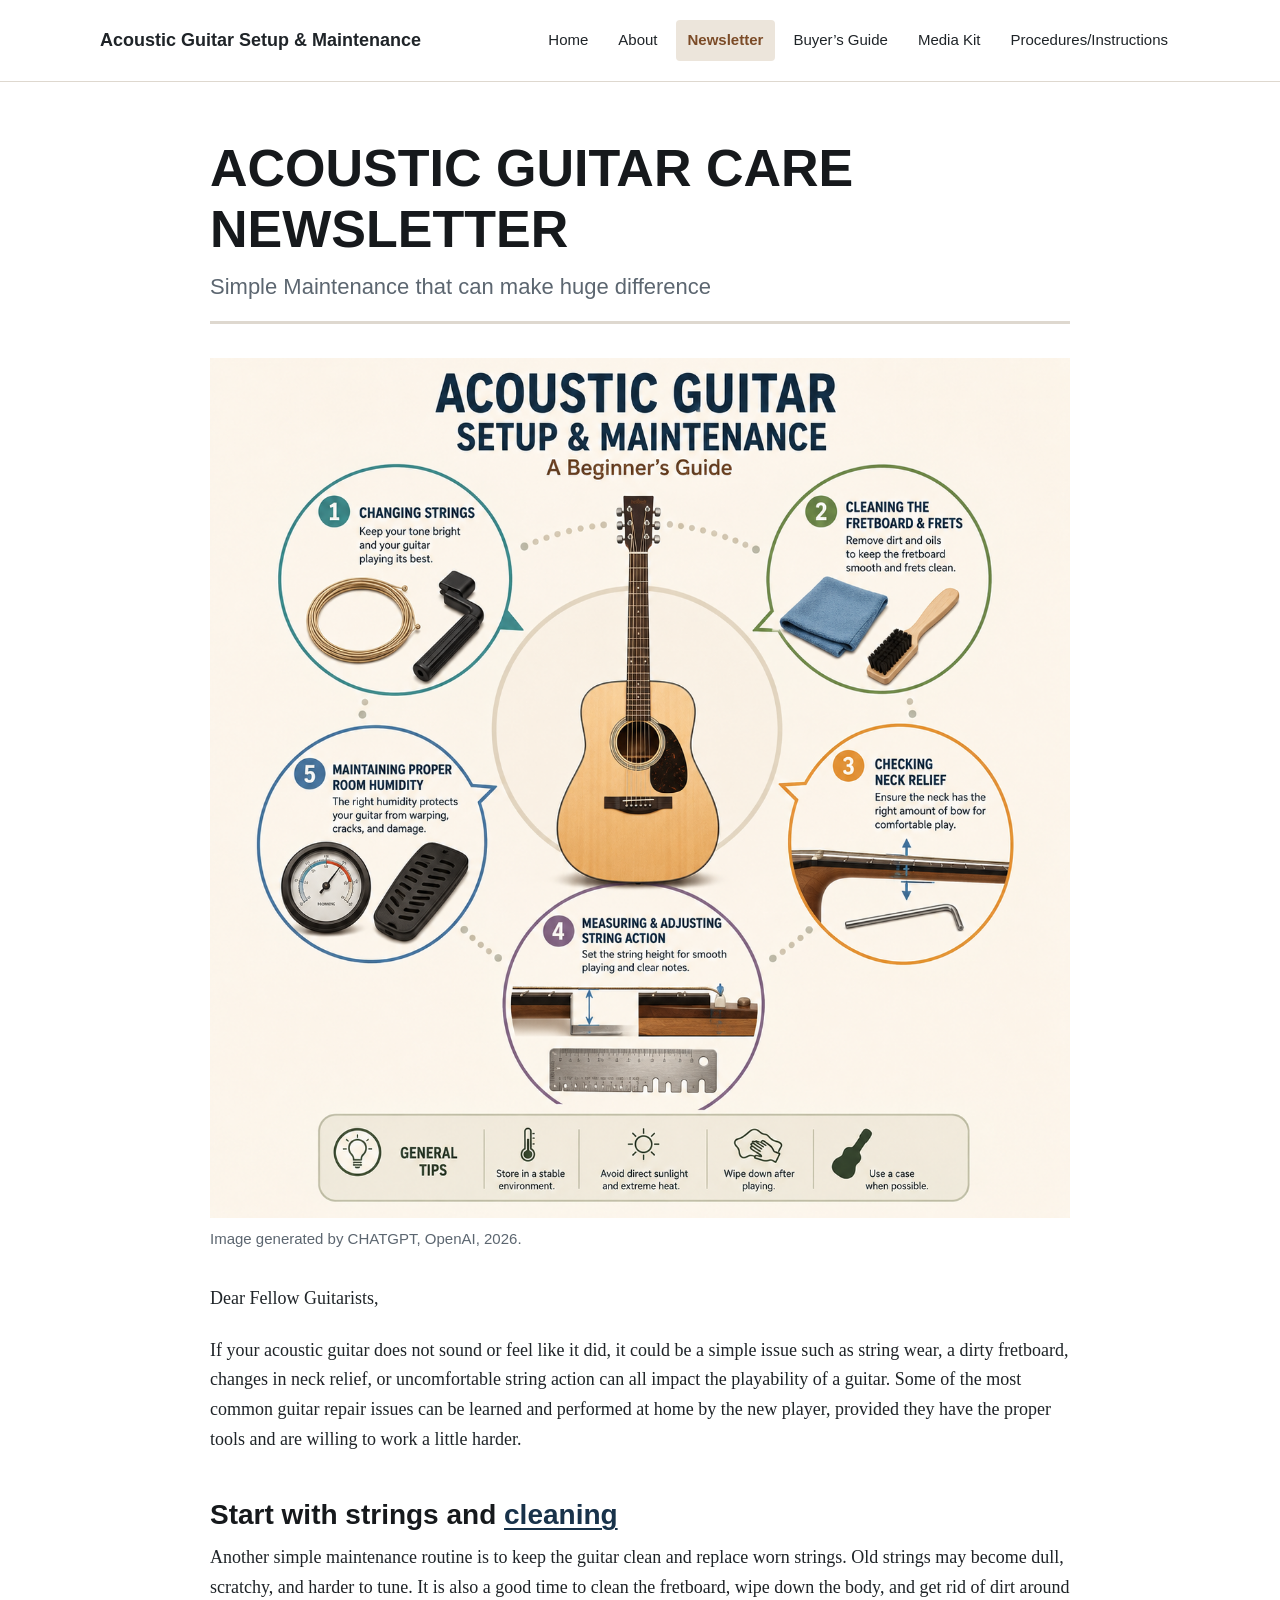
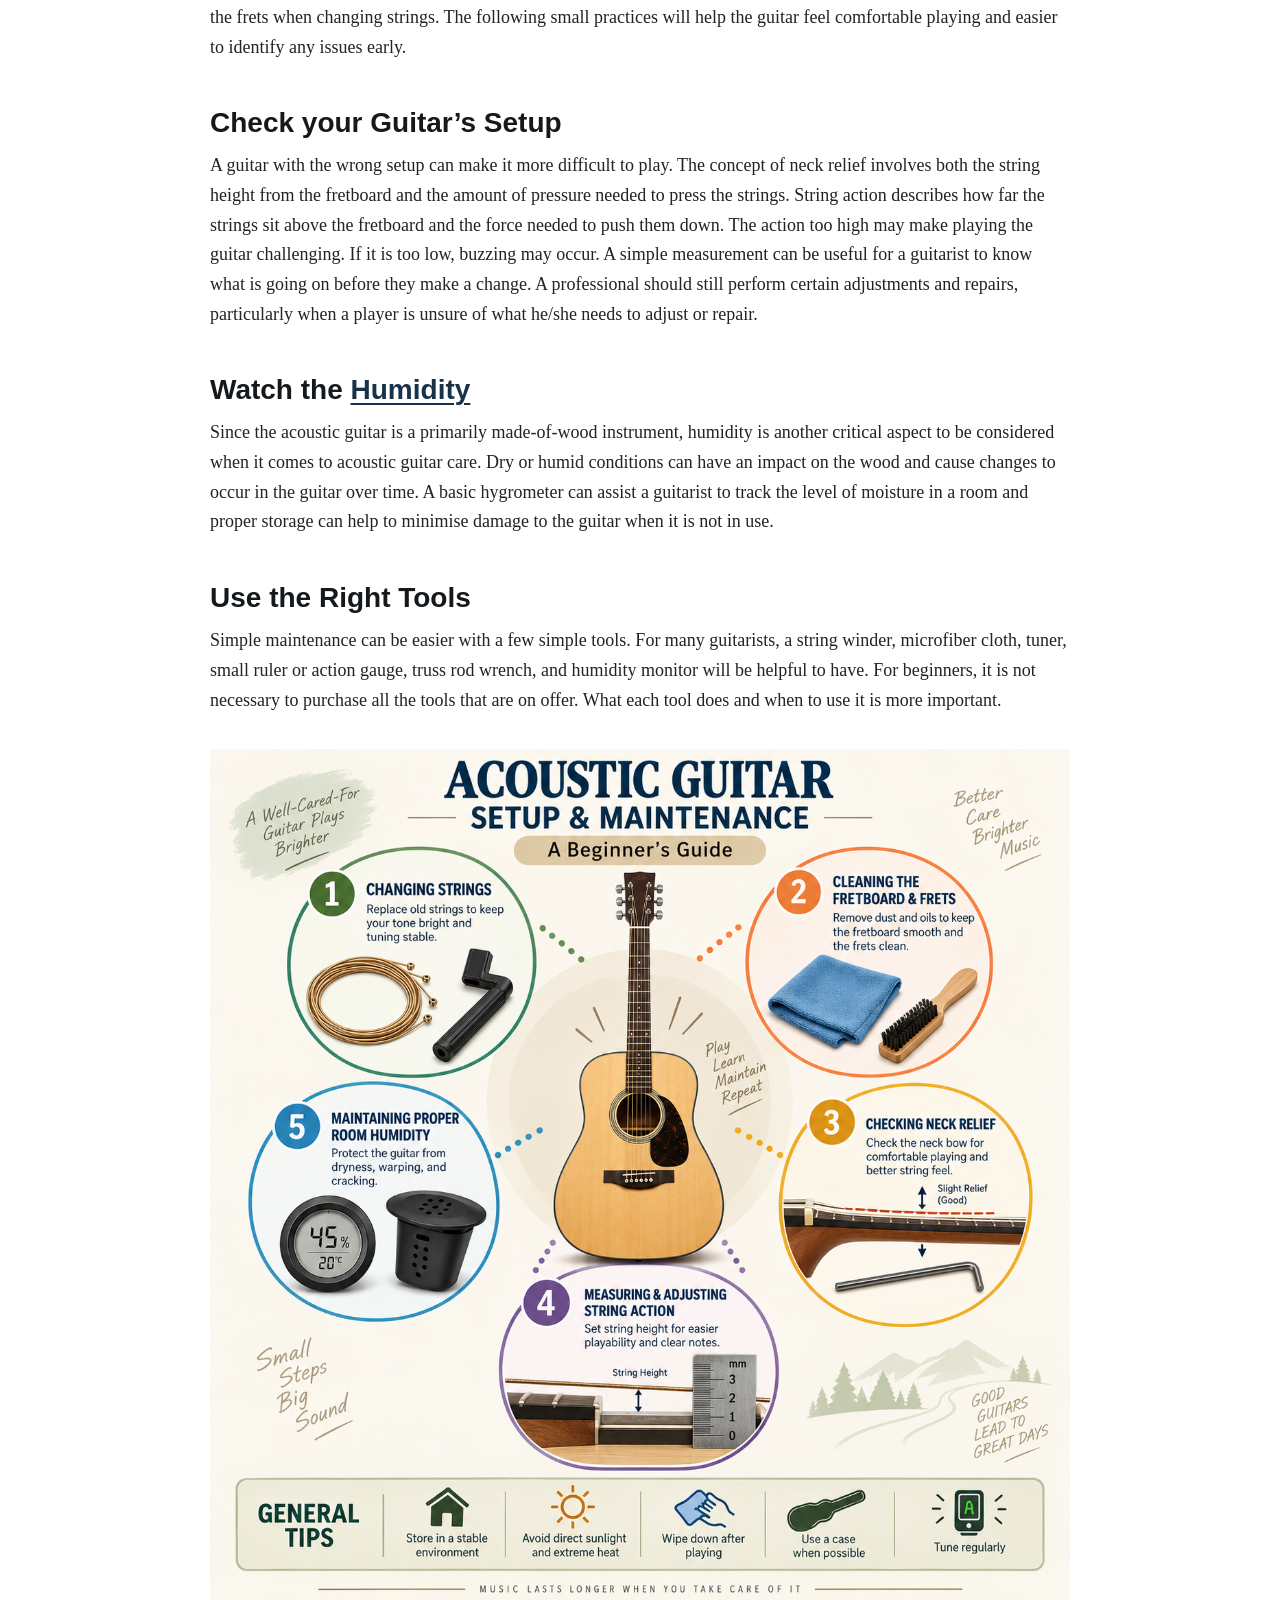
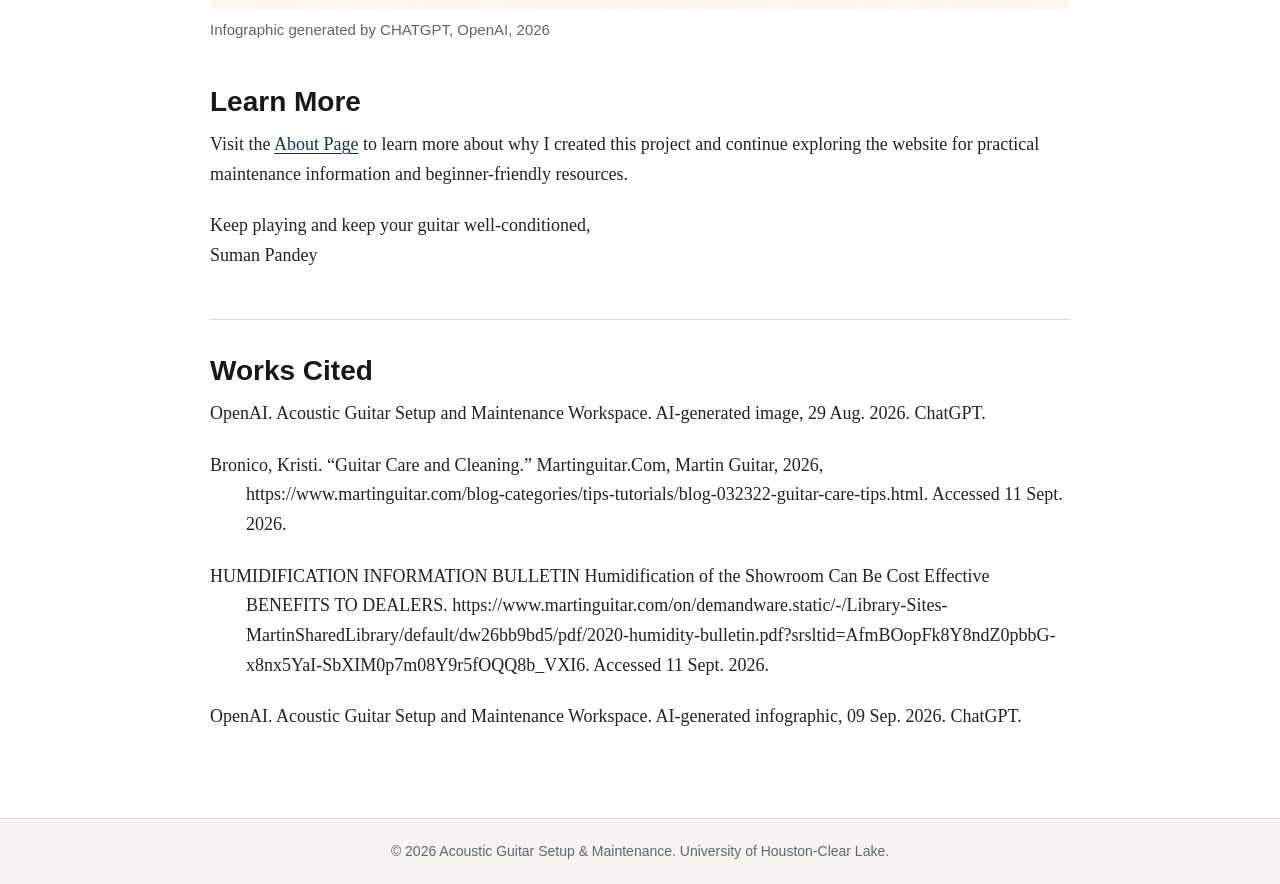
<file: newsletter.html>
<!DOCTYPE html>
<html lang="en">
<head>
  <meta charset="UTF-8">
  <meta name="viewport" content="width=device-width, initial-scale=1.0">
  <title>Newsletter | Acoustic Guitar Setup &amp; Maintenance</title>
  <link rel="stylesheet" href="styles.css">
</head>
<body>
  <header class="site-header">
    <div class="header-inner">
      <a class="site-title" href="index.html">Acoustic Guitar Setup &amp; Maintenance</a>
      <nav class="site-nav" aria-label="Main navigation">
        <a href="index.html">Home</a>
        <a href="about.html">About</a>
        <a class="active" href="newsletter.html" aria-current="page">Newsletter</a>
        <a href="buyers-guide.html">Buyer’s Guide</a>
        <a href="media-kit.html">Media Kit</a>
        <a href="procedures.html">Procedures/Instructions</a>
      </nav>
    </div>
  </header>

  <main class="page">
    <article class="content">
      <header class="page-heading">
        <h1>ACOUSTIC GUITAR CARE NEWSLETTER</h1>
        <p class="subtitle">Simple Maintenance that can make huge difference</p>
      </header>

      <figure>
        <img src="images/newsletterimage.png" alt="Acoustic guitar care newsletter illustration">
        <figcaption>Image generated by CHATGPT, OpenAI, 2026.</figcaption>
      </figure>

      <p>Dear Fellow Guitarists,</p>

      <p>If your acoustic guitar does not sound or feel like it did, it could be a simple issue such as string wear, a dirty fretboard, changes in neck relief, or uncomfortable string action can all impact the playability of a guitar. Some of the most common guitar repair issues can be learned and performed at home by the new player, provided they have the proper tools and are willing to work a little harder.</p>

      <h2>Start with strings and <a href="https://www.martinguitar.com/blog-categories/tips-tutorials/blog-032322-guitar-care-tips.html" target="_blank" rel="noopener noreferrer">cleaning</a></h2>

      <p>Another simple maintenance routine is to keep the guitar clean and replace worn strings. Old strings may become dull, scratchy, and harder to tune. It is also a good time to clean the fretboard, wipe down the body, and get rid of dirt around the frets when changing strings. The following small practices will help the guitar feel comfortable playing and easier to identify any issues early.</p>

      <h2>Check your Guitar’s Setup</h2>

      <p>A guitar with the wrong setup can make it more difficult to play. The concept of neck relief involves both the string height from the fretboard and the amount of pressure needed to press the strings. String action describes how far the strings sit above the fretboard and the force needed to push them down. The action too high may make playing the guitar challenging. If it is too low, buzzing may occur. A simple measurement can be useful for a guitarist to know what is going on before they make a change. A professional should still perform certain adjustments and repairs, particularly when a player is unsure of what he/she needs to adjust or repair.</p>

      <h2>Watch the <a href="https://www.martinguitar.com/on/demandware.static/-/Library-Sites-MartinSharedLibrary/default/dw26bb9bd5/pdf/2020-humidity-bulletin.pdf" target="_blank" rel="noopener noreferrer">Humidity</a></h2>

      <p>Since the acoustic guitar is a primarily made-of-wood instrument, humidity is another critical aspect to be considered when it comes to acoustic guitar care. Dry or humid conditions can have an impact on the wood and cause changes to occur in the guitar over time. A basic hygrometer can assist a guitarist to track the level of moisture in a room and proper storage can help to minimise damage to the guitar when it is not in use.</p>

      <h2>Use the Right Tools</h2>

      <p>Simple maintenance can be easier with a few simple tools. For many guitarists, a string winder, microfiber cloth, tuner, small ruler or action gauge, truss rod wrench, and humidity monitor will be helpful to have. For beginners, it is not necessary to purchase all the tools that are on offer. What each tool does and when to use it is more important.</p>

      <figure>
        <img src="images/infographic.png" alt="Infographic about acoustic guitar maintenance tools and care steps">
        <figcaption>Infographic generated by CHATGPT, OpenAI, 2026</figcaption>
      </figure>

      <h2>Learn More</h2>

      <p>Visit the <a href="about.html">About Page</a> to learn more about why I created this project and continue exploring the website for practical maintenance information and beginner-friendly resources.</p>

      <p>Keep playing and keep your guitar well-conditioned,<br>Suman Pandey</p>

      <section class="works-cited" aria-labelledby="newsletter-works-cited">
        <h2 id="newsletter-works-cited">Works Cited</h2>
        <p>OpenAI. Acoustic Guitar Setup and Maintenance Workspace. AI-generated image, 29 Aug. 2026. ChatGPT.</p>
        <p>Bronico, Kristi. “Guitar Care and Cleaning.” Martinguitar.Com, Martin Guitar, 2026, https://www.martinguitar.com/blog-categories/tips-tutorials/blog-032322-guitar-care-tips.html. Accessed 11 Sept. 2026.</p>
        <p>HUMIDIFICATION INFORMATION BULLETIN Humidification of the Showroom Can Be Cost Effective BENEFITS TO DEALERS. https://www.martinguitar.com/on/demandware.static/-/Library-Sites-MartinSharedLibrary/default/dw26bb9bd5/pdf/2020-humidity-bulletin.pdf?srsltid=AfmBOopFk8Y8ndZ0pbbG-x8nx5YaI-SbXIM0p7m08Y9r5fOQQ8b_VXI6. Accessed 11 Sept. 2026.</p>
        <p>OpenAI. Acoustic Guitar Setup and Maintenance Workspace. AI-generated infographic, 09 Sep. 2026. ChatGPT.</p>
      </section>
    </article>
  </main>

  <footer class="site-footer">
    <p>&copy; 2026 Acoustic Guitar Setup &amp; Maintenance. University of Houston-Clear Lake.</p>
  </footer>
</body>
</html>
</file>
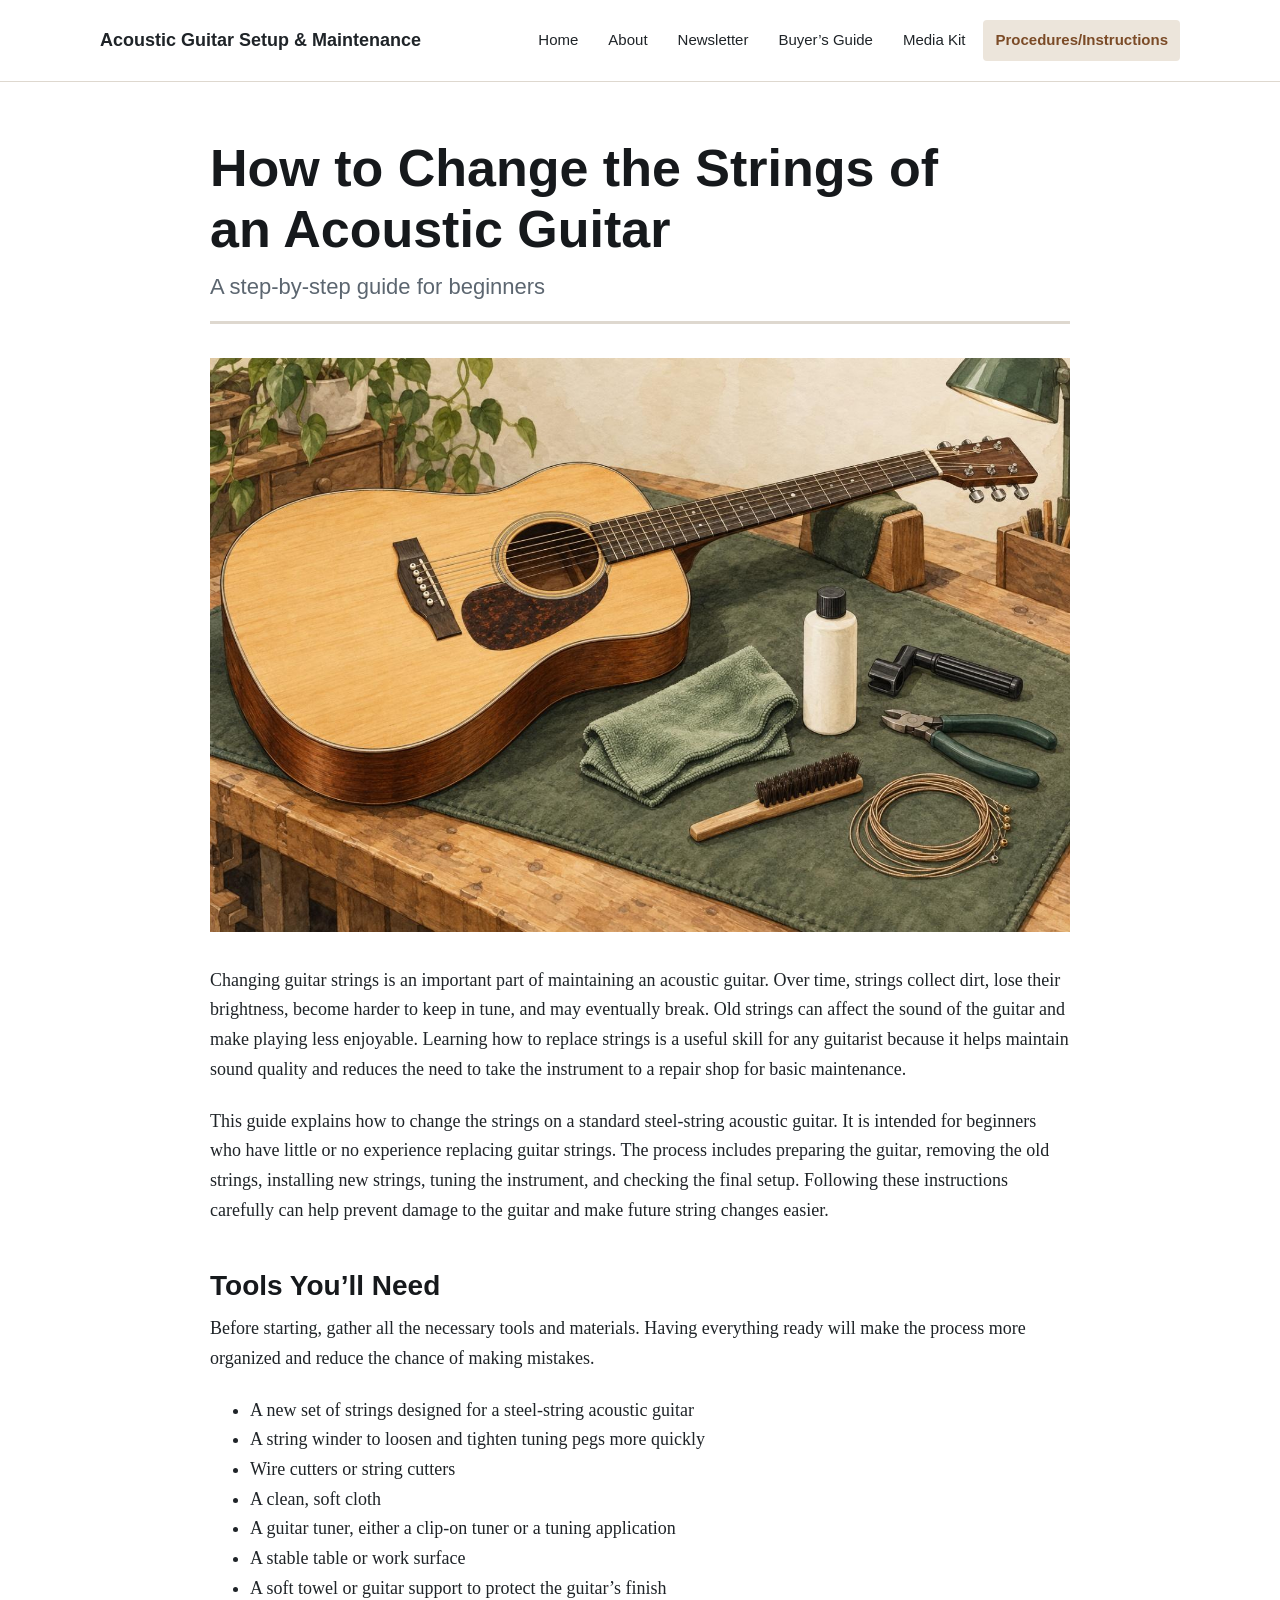
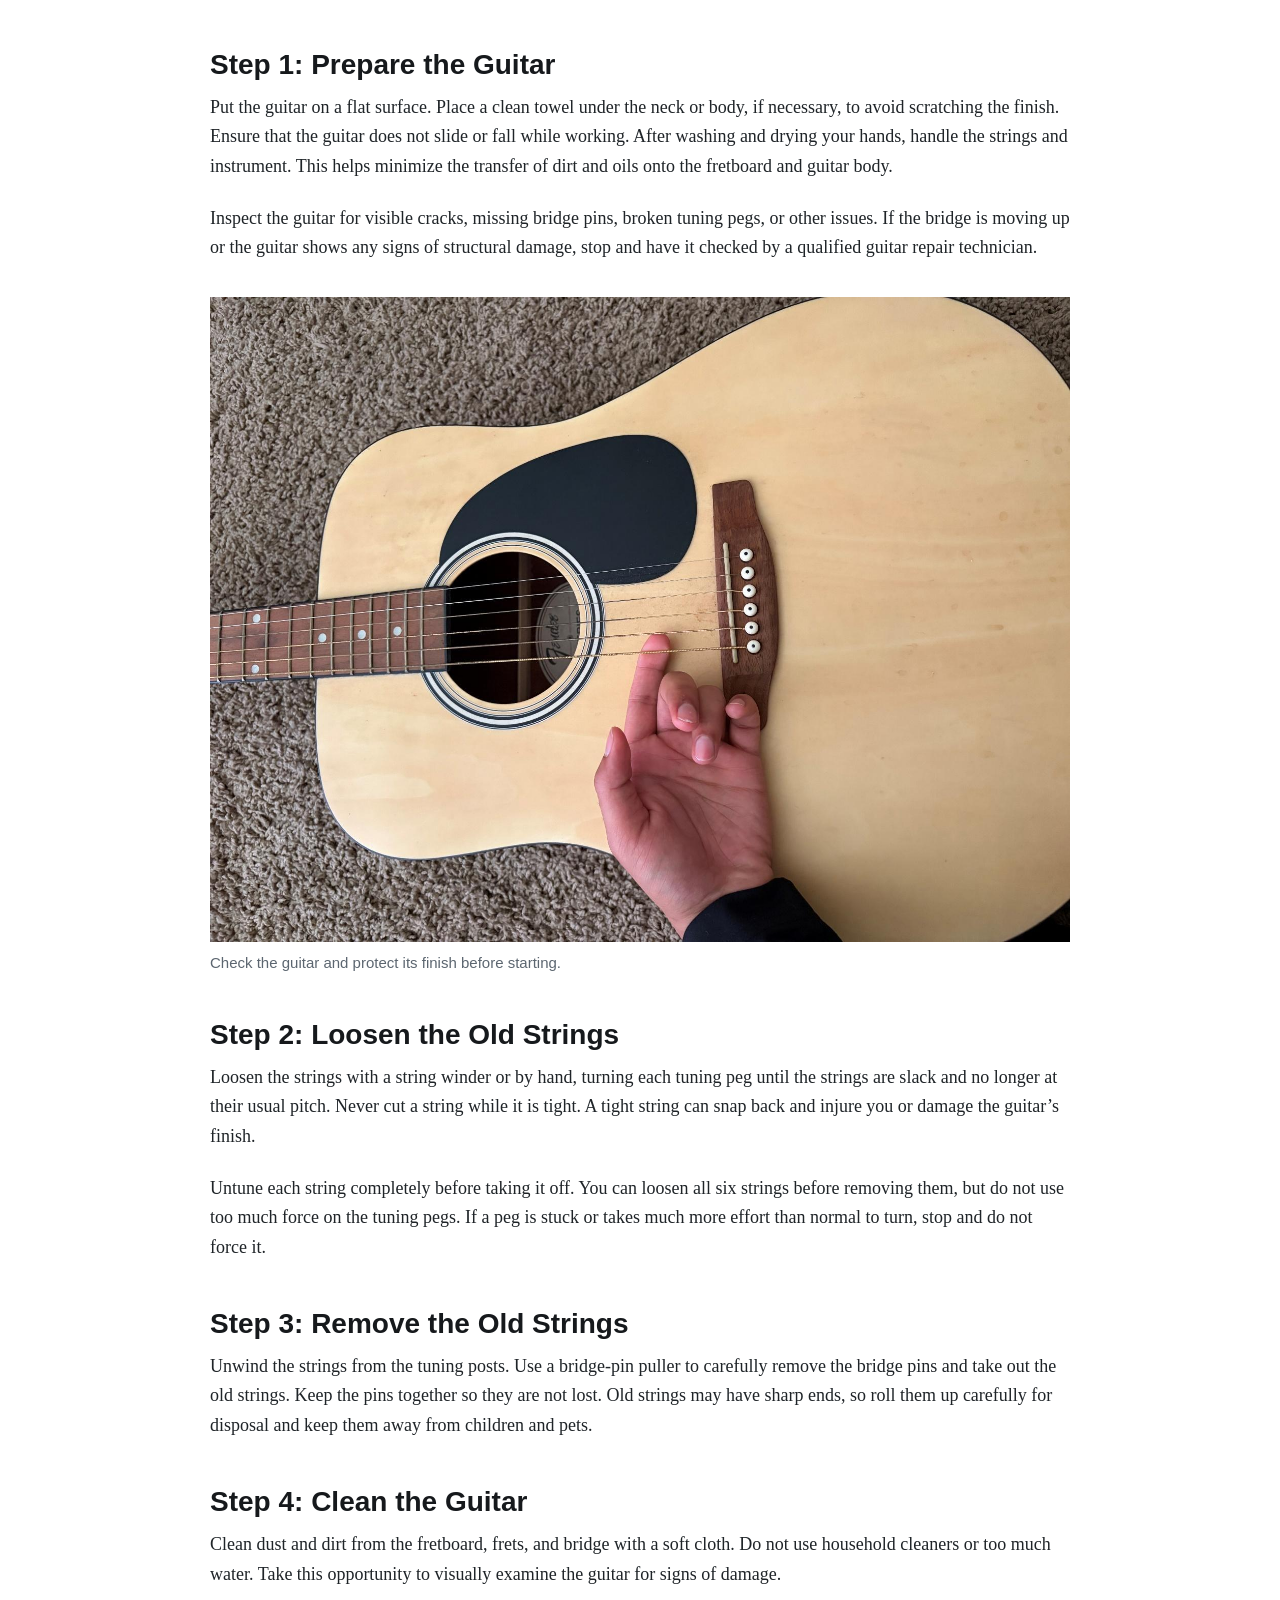
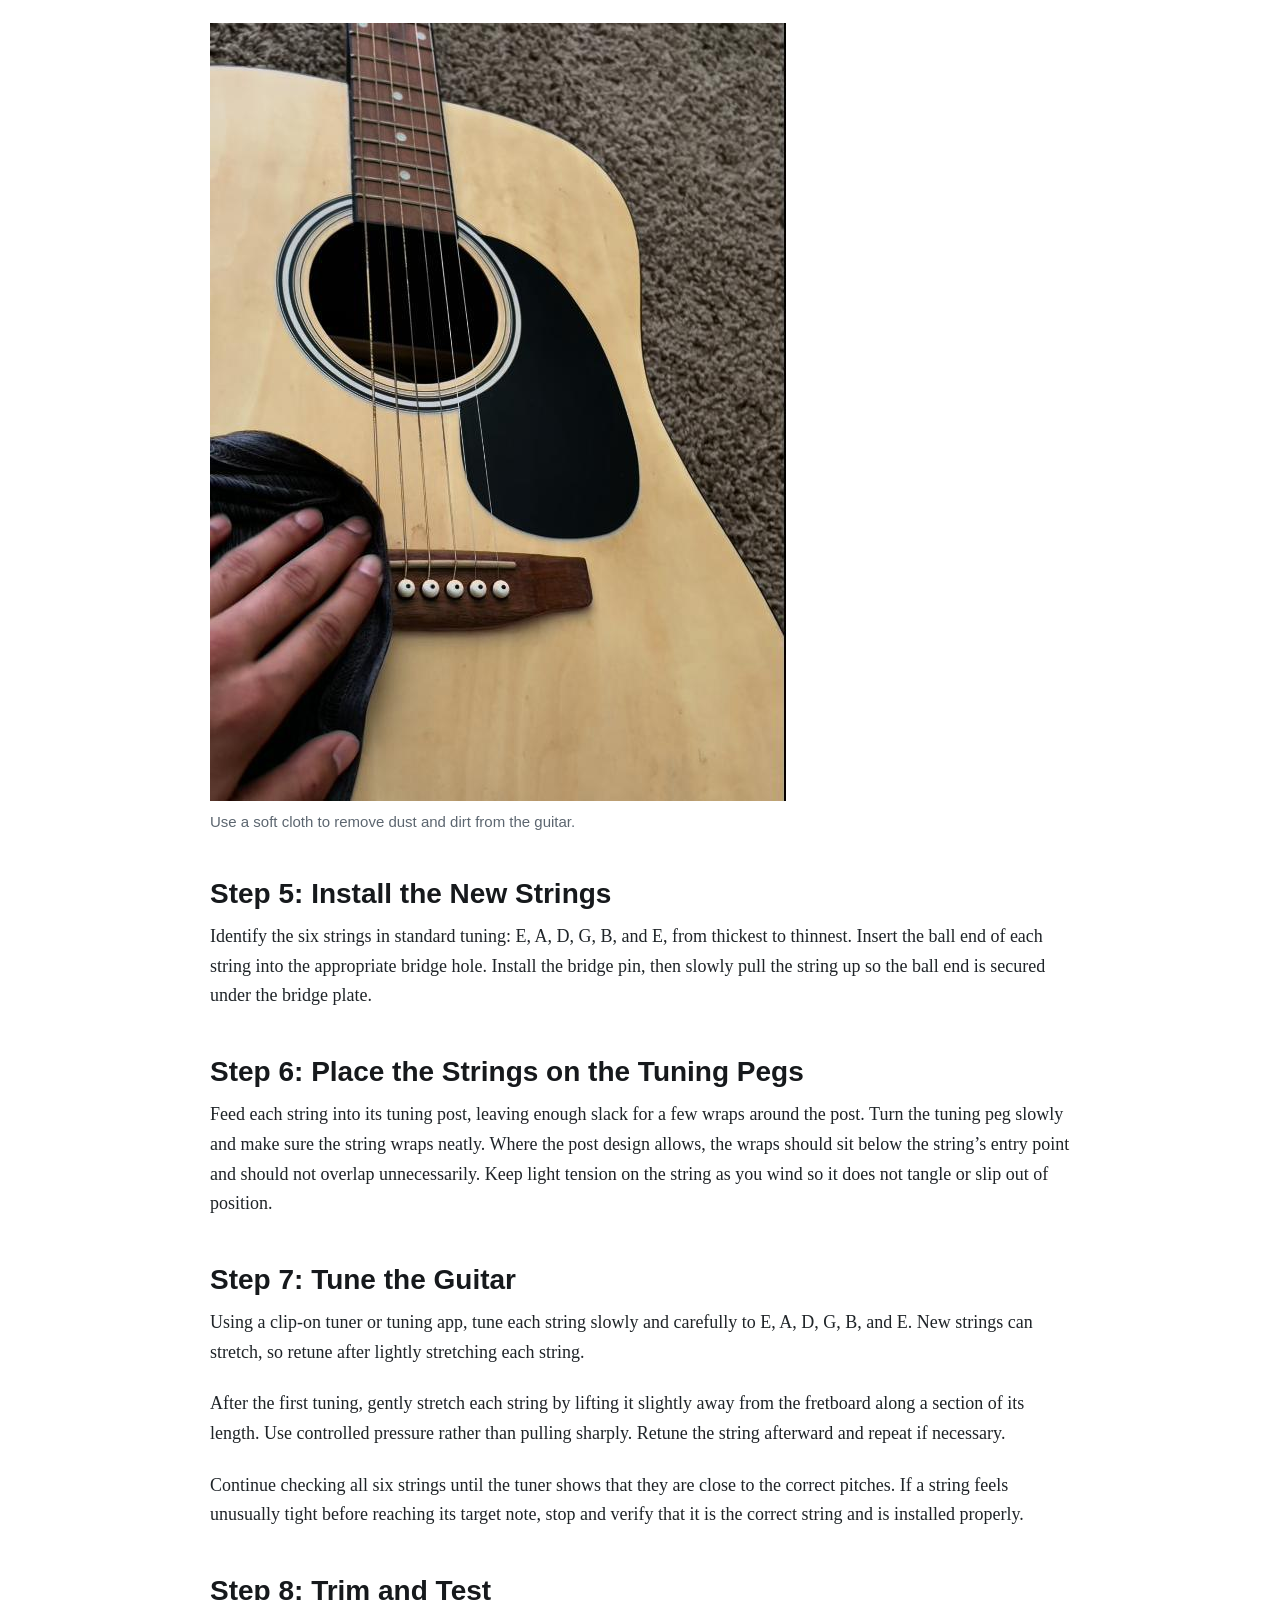
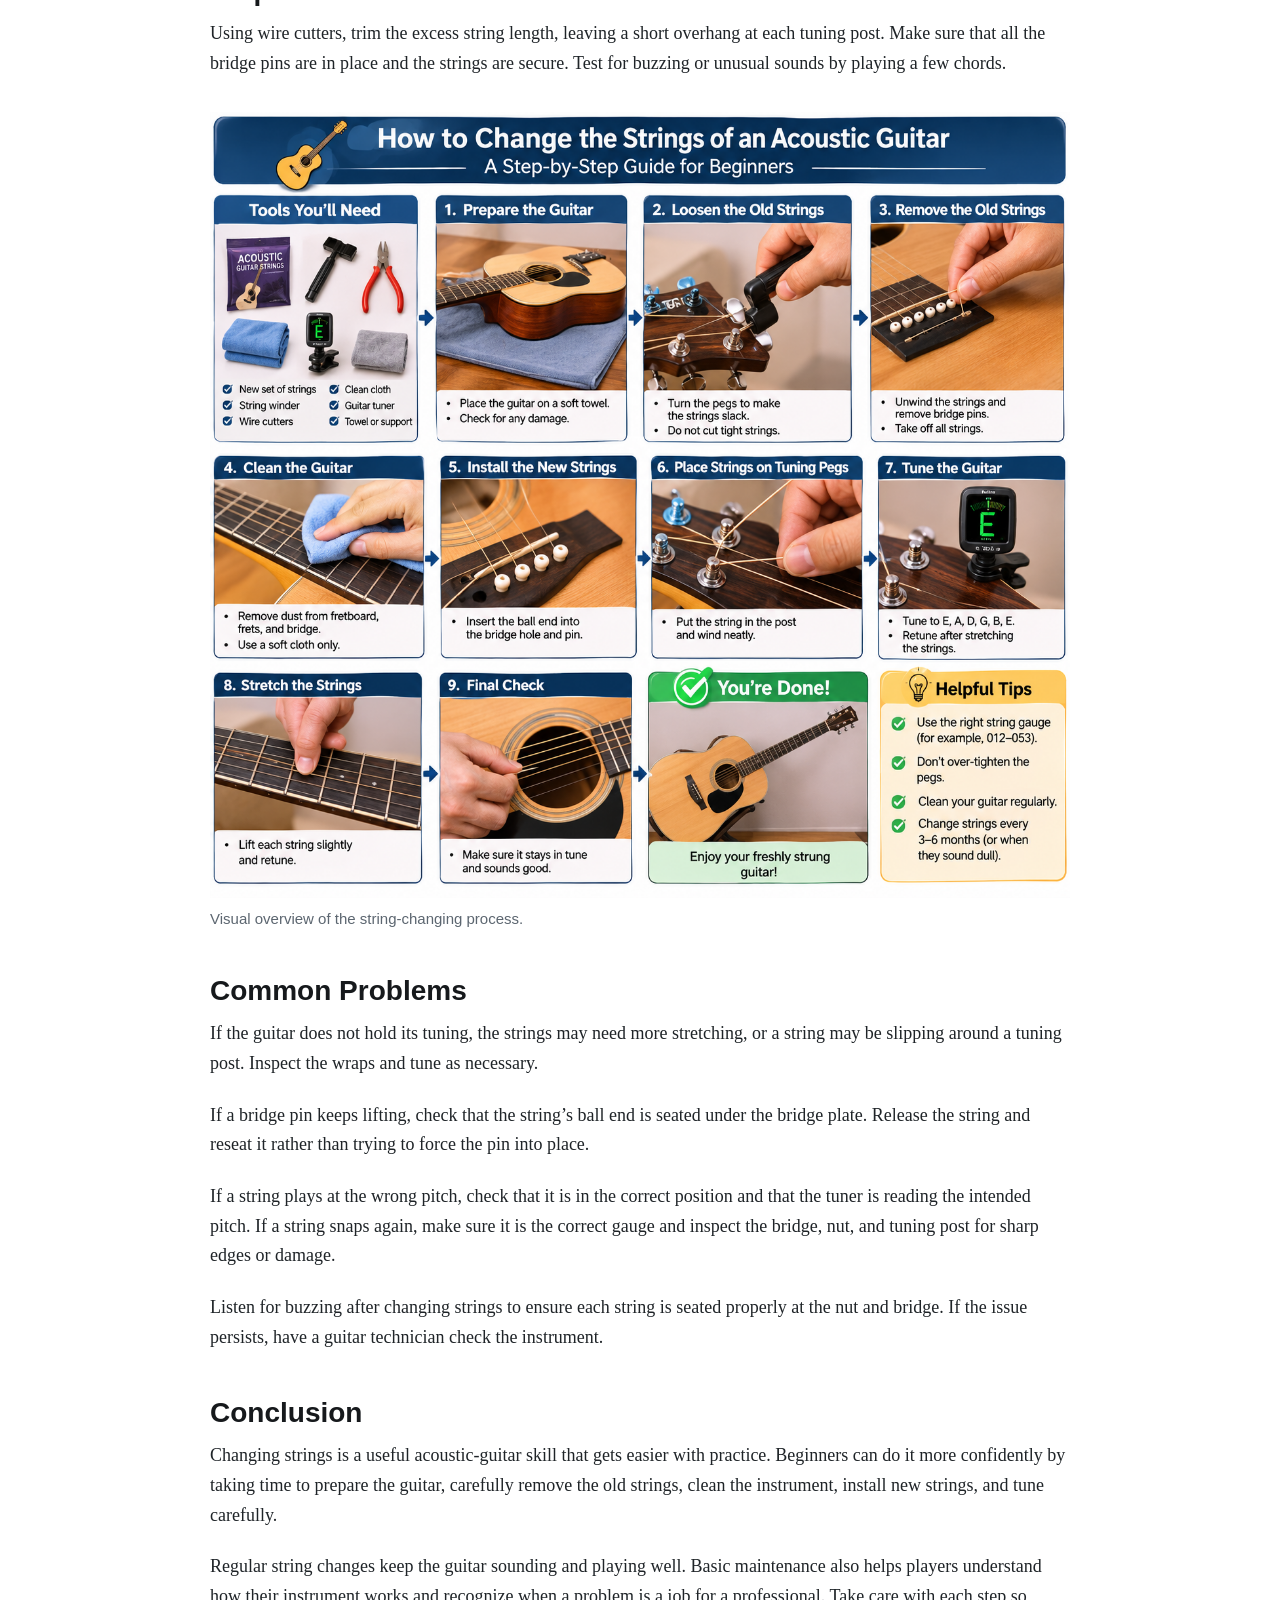
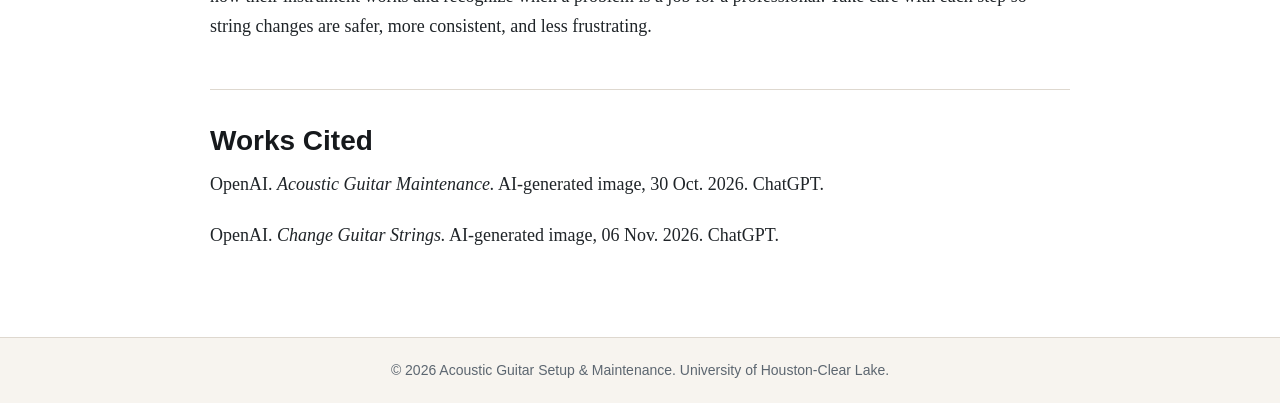
<file: procedures.html>
<!DOCTYPE html>
<html lang="en">
<head>
  <meta charset="UTF-8">
  <meta name="viewport" content="width=device-width, initial-scale=1.0">
  <title>Procedures &amp; Instructions | Acoustic Guitar Setup &amp; Maintenance</title>
  <link rel="stylesheet" href="styles.css">
</head>
<body>
  <header class="site-header">
    <div class="header-inner">
      <a class="site-title" href="index.html">Acoustic Guitar Setup &amp; Maintenance</a>
      <nav class="site-nav" aria-label="Main navigation">
        <a href="index.html">Home</a>
        <a href="about.html">About</a>
        <a href="newsletter.html">Newsletter</a>
        <a href="buyers-guide.html">Buyer’s Guide</a>
        <a href="media-kit.html">Media Kit</a>
        <a class="active" href="procedures.html" aria-current="page">Procedures/Instructions</a>
      </nav>
    </div>
  </header>

  <main class="page">
    <article class="content">
      <header class="page-heading">
        <h1>How to Change the Strings of an Acoustic Guitar</h1>
        <p class="subtitle">A step-by-step guide for beginners</p>
      </header>

      <figure>
        <img src="images/how-to.jpeg" alt="Acoustic guitar and guitar-care tools arranged on a workbench">
      </figure>

      <p>Changing guitar strings is an important part of maintaining an acoustic guitar. Over time, strings collect dirt, lose their brightness, become harder to keep in tune, and may eventually break. Old strings can affect the sound of the guitar and make playing less enjoyable. Learning how to replace strings is a useful skill for any guitarist because it helps maintain sound quality and reduces the need to take the instrument to a repair shop for basic maintenance.</p>
      <p>This guide explains how to change the strings on a standard steel-string acoustic guitar. It is intended for beginners who have little or no experience replacing guitar strings. The process includes preparing the guitar, removing the old strings, installing new strings, tuning the instrument, and checking the final setup. Following these instructions carefully can help prevent damage to the guitar and make future string changes easier.</p>

      <section aria-labelledby="tools-title">
        <h2 id="tools-title">Tools You’ll Need</h2>
        <p>Before starting, gather all the necessary tools and materials. Having everything ready will make the process more organized and reduce the chance of making mistakes.</p>
        <ul>
          <li>A new set of strings designed for a steel-string acoustic guitar</li>
          <li>A string winder to loosen and tighten tuning pegs more quickly</li>
          <li>Wire cutters or string cutters</li>
          <li>A clean, soft cloth</li>
          <li>A guitar tuner, either a clip-on tuner or a tuning application</li>
          <li>A stable table or work surface</li>
          <li>A soft towel or guitar support to protect the guitar’s finish</li>
        </ul>
      </section>

      <section aria-labelledby="step-1">
        <h2 id="step-1">Step 1: Prepare the Guitar</h2>
        <p>Put the guitar on a flat surface. Place a clean towel under the neck or body, if necessary, to avoid scratching the finish. Ensure that the guitar does not slide or fall while working. After washing and drying your hands, handle the strings and instrument. This helps minimize the transfer of dirt and oils onto the fretboard and guitar body.</p>
        <p>Inspect the guitar for visible cracks, missing bridge pins, broken tuning pegs, or other issues. If the bridge is moving up or the guitar shows any signs of structural damage, stop and have it checked by a qualified guitar repair technician.</p>
        <figure>
          <img src="images/prepare-guitar.jpeg" alt="Acoustic guitar resting on a carpeted surface before a string change">
          <figcaption>Check the guitar and protect its finish before starting.</figcaption>
        </figure>
      </section>

      <section aria-labelledby="step-2">
        <h2 id="step-2">Step 2: Loosen the Old Strings</h2>
        <p>Loosen the strings with a string winder or by hand, turning each tuning peg until the strings are slack and no longer at their usual pitch. Never cut a string while it is tight. A tight string can snap back and injure you or damage the guitar’s finish.</p>
        <p>Untune each string completely before taking it off. You can loosen all six strings before removing them, but do not use too much force on the tuning pegs. If a peg is stuck or takes much more effort than normal to turn, stop and do not force it.</p>
      </section>

      <section aria-labelledby="step-3">
        <h2 id="step-3">Step 3: Remove the Old Strings</h2>
        <p>Unwind the strings from the tuning posts. Use a bridge-pin puller to carefully remove the bridge pins and take out the old strings. Keep the pins together so they are not lost. Old strings may have sharp ends, so roll them up carefully for disposal and keep them away from children and pets.</p>
      </section>

      <section aria-labelledby="step-4">
        <h2 id="step-4">Step 4: Clean the Guitar</h2>
        <p>Clean dust and dirt from the fretboard, frets, and bridge with a soft cloth. Do not use household cleaners or too much water. Take this opportunity to visually examine the guitar for signs of damage.</p>
        <figure>
          <img src="images/clean-guitar.jpeg" alt="A soft cloth being used to clean an acoustic guitar around its bridge">
          <figcaption>Use a soft cloth to remove dust and dirt from the guitar.</figcaption>
        </figure>
      </section>

      <section aria-labelledby="step-5">
        <h2 id="step-5">Step 5: Install the New Strings</h2>
        <p>Identify the six strings in standard tuning: E, A, D, G, B, and E, from thickest to thinnest. Insert the ball end of each string into the appropriate bridge hole. Install the bridge pin, then slowly pull the string up so the ball end is secured under the bridge plate.</p>
      </section>

      <section aria-labelledby="step-6">
        <h2 id="step-6">Step 6: Place the Strings on the Tuning Pegs</h2>
        <p>Feed each string into its tuning post, leaving enough slack for a few wraps around the post. Turn the tuning peg slowly and make sure the string wraps neatly. Where the post design allows, the wraps should sit below the string’s entry point and should not overlap unnecessarily. Keep light tension on the string as you wind so it does not tangle or slip out of position.</p>
      </section>

      <section aria-labelledby="step-7">
        <h2 id="step-7">Step 7: Tune the Guitar</h2>
        <p>Using a clip-on tuner or tuning app, tune each string slowly and carefully to E, A, D, G, B, and E. New strings can stretch, so retune after lightly stretching each string.</p>
        <p>After the first tuning, gently stretch each string by lifting it slightly away from the fretboard along a section of its length. Use controlled pressure rather than pulling sharply. Retune the string afterward and repeat if necessary.</p>
        <p>Continue checking all six strings until the tuner shows that they are close to the correct pitches. If a string feels unusually tight before reaching its target note, stop and verify that it is the correct string and is installed properly.</p>
      </section>

      <section aria-labelledby="step-8">
        <h2 id="step-8">Step 8: Trim and Test</h2>
        <p>Using wire cutters, trim the excess string length, leaving a short overhang at each tuning post. Make sure that all the bridge pins are in place and the strings are secure. Test for buzzing or unusual sounds by playing a few chords.</p>
        <figure>
          <img src="images/Acoustic Guitar String Change Guide.png" alt="Illustrated overview of acoustic guitar string changing, from preparation through tuning and final checks">
          <figcaption>Visual overview of the string-changing process.</figcaption>
        </figure>
      </section>

      <section aria-labelledby="common-problems">
        <h2 id="common-problems">Common Problems</h2>
        <p>If the guitar does not hold its tuning, the strings may need more stretching, or a string may be slipping around a tuning post. Inspect the wraps and tune as necessary.</p>
        <p>If a bridge pin keeps lifting, check that the string’s ball end is seated under the bridge plate. Release the string and reseat it rather than trying to force the pin into place.</p>
        <p>If a string plays at the wrong pitch, check that it is in the correct position and that the tuner is reading the intended pitch. If a string snaps again, make sure it is the correct gauge and inspect the bridge, nut, and tuning post for sharp edges or damage.</p>
        <p>Listen for buzzing after changing strings to ensure each string is seated properly at the nut and bridge. If the issue persists, have a guitar technician check the instrument.</p>
      </section>

      <section aria-labelledby="conclusion">
        <h2 id="conclusion">Conclusion</h2>
        <p>Changing strings is a useful acoustic-guitar skill that gets easier with practice. Beginners can do it more confidently by taking time to prepare the guitar, carefully remove the old strings, clean the instrument, install new strings, and tune carefully.</p>
        <p>Regular string changes keep the guitar sounding and playing well. Basic maintenance also helps players understand how their instrument works and recognize when a problem is a job for a professional. Take care with each step so string changes are safer, more consistent, and less frustrating.</p>
      </section>

      <section class="works-cited" aria-labelledby="works-cited">
        <h2 id="works-cited">Works Cited</h2>
        <p>OpenAI. <cite>Acoustic Guitar Maintenance.</cite> AI-generated image, 30 Oct. 2026. ChatGPT.</p>
        <p>OpenAI. <cite>Change Guitar Strings.</cite> AI-generated image, 06 Nov. 2026. ChatGPT.</p>
      </section>
    </article>
  </main>

  <footer class="site-footer">
    <p>&copy; 2026 Acoustic Guitar Setup &amp; Maintenance. University of Houston-Clear Lake.</p>
  </footer>
</body>
</html>
</file>
<file: styles.css>
:root {
  --text: #1f2428;
  --muted: #5c6670;
  --accent: #7b4b27;
  --accent-dark: #18324a;
  --line: #ded8cf;
  --paper: #ffffff;
  --soft: #f7f4ef;
}

* {
  box-sizing: border-box;
}

html {
  min-width: 320px;
}

body {
  margin: 0;
  background: var(--paper);
  color: var(--text);
  font-family: Georgia, "Times New Roman", serif;
  font-size: 18px;
  line-height: 1.65;
}

a {
  color: var(--accent-dark);
  text-decoration-thickness: 0.08em;
  text-underline-offset: 0.16em;
}

a:hover,
a:focus {
  color: var(--accent);
}

img {
  display: block;
  max-width: 100%;
  height: auto;
}

.site-header {
  border-bottom: 1px solid var(--line);
  background: #fff;
}

.header-inner {
  width: min(100% - 32px, 1080px);
  margin: 0 auto;
  padding: 20px 0;
  display: flex;
  align-items: center;
  justify-content: space-between;
  gap: 20px;
}

.site-title {
  color: var(--text);
  font-family: Arial, Helvetica, sans-serif;
  font-size: 18px;
  font-weight: 700;
  line-height: 1.25;
  text-decoration: none;
}

.site-nav {
  display: flex;
  flex-wrap: wrap;
  justify-content: flex-end;
  gap: 6px;
  font-family: Arial, Helvetica, sans-serif;
  font-size: 15px;
}

.site-nav a {
  border-radius: 4px;
  color: var(--text);
  padding: 8px 12px;
  text-decoration: none;
}

.site-nav a:hover,
.site-nav a:focus {
  background: var(--soft);
  color: var(--accent-dark);
}

.site-nav a.active {
  background: #ece5db;
  color: var(--accent);
  font-weight: 700;
}

.hero {
  min-height: calc(100vh - 154px);
  display: flex;
  align-items: center;
  border-bottom: 1px solid var(--line);
  background:
    linear-gradient(90deg, rgba(247, 244, 239, 0.98), rgba(255, 255, 255, 0.92)),
    repeating-linear-gradient(90deg, rgba(123, 75, 39, 0.08) 0 1px, transparent 1px 76px);
}

.content {
  width: min(100% - 32px, 860px);
  margin: 0 auto;
}

.hero .content {
  padding: 80px 0;
}

.eyebrow {
  margin: 0 0 12px;
  color: var(--accent);
  font-family: Arial, Helvetica, sans-serif;
  font-size: 15px;
  font-weight: 700;
  letter-spacing: 0;
  text-transform: uppercase;
}

h1,
h2 {
  color: #16191c;
  font-family: Arial, Helvetica, sans-serif;
  line-height: 1.18;
}

h1 {
  margin: 0;
  font-size: clamp(36px, 8vw, 66px);
  max-width: 780px;
}

h2 {
  margin: 44px 0 12px;
  font-size: 28px;
}

.lead {
  max-width: 760px;
  margin: 24px 0 0;
  color: var(--muted);
  font-size: 22px;
  line-height: 1.55;
}

.button-row {
  display: flex;
  flex-wrap: wrap;
  gap: 12px;
  margin-top: 34px;
}

.button {
  border: 1px solid var(--accent);
  border-radius: 4px;
  display: inline-flex;
  align-items: center;
  justify-content: center;
  min-height: 48px;
  padding: 10px 18px;
  font-family: Arial, Helvetica, sans-serif;
  font-size: 16px;
  font-weight: 700;
  text-decoration: none;
}

.button.primary {
  background: var(--accent);
  color: #fff;
}

.button.secondary {
  background: #fff;
  color: var(--accent);
}

.page {
  padding: 56px 0 64px;
}

.page-heading {
  border-bottom: 3px solid var(--line);
  margin-bottom: 28px;
  padding-bottom: 18px;
}

.page-heading h1 {
  font-size: clamp(34px, 7vw, 52px);
}

.subtitle {
  margin: 12px 0 0;
  color: var(--muted);
  font-family: Arial, Helvetica, sans-serif;
  font-size: 22px;
  line-height: 1.4;
}

p {
  margin: 0 0 22px;
}

figure {
  margin: 34px 0;
}

figcaption {
  margin-top: 10px;
  color: var(--muted);
  font-family: Arial, Helvetica, sans-serif;
  font-size: 15px;
  line-height: 1.45;
}

.works-cited {
  border-top: 1px solid var(--line);
  margin-top: 48px;
  padding-top: 8px;
}

.works-cited h2 {
  margin-top: 26px;
}

.works-cited p {
  margin-left: 36px;
  text-indent: -36px;
}

.site-footer {
  border-top: 1px solid var(--line);
  background: var(--soft);
  color: var(--muted);
  font-family: Arial, Helvetica, sans-serif;
  font-size: 14px;
  line-height: 1.5;
  padding: 22px 16px;
  text-align: center;
}

.site-footer p {
  margin: 0;
}

/* Buyer’s Guide additions; shared page styling remains unchanged. */
.buyers-guide .guide-contents {
  display: flex;
  flex-wrap: wrap;
  gap: 10px 22px;
  margin-bottom: 28px;
  font: 16px/1.5 Arial, Helvetica, sans-serif;
}

.buyers-guide .guide-note {
  background: var(--soft);
  border-left: 4px solid var(--accent);
  margin: 28px 0;
  padding: 20px 24px;
}

.buyers-guide .guide-note h2 { margin-top: 0; }
.buyers-guide .guide-note p:last-child { margin-bottom: 0; }
.buyers-guide .guide-note li { margin-bottom: 14px; }
.buyers-guide .guide-rank {
  color: var(--accent);
  font-family: Arial, Helvetica, sans-serif;
  font-weight: bold;
}
.buyers-guide .guide-small { font: 15px/1.5 Arial, Helvetica, sans-serif; }
.buyers-guide .works-cited { overflow-wrap: anywhere; }
.buyers-guide .comparison-scroll {
  max-width: 100%;
  overflow-x: auto;
  margin-bottom: 18px;
  border: 1px solid var(--line);
}
.buyers-guide :focus-visible { outline: 3px solid var(--accent); outline-offset: 3px; }
.buyers-guide table {
  width: 100%;
  min-width: 660px;
  border-collapse: collapse;
  border: 2px solid #65717a;
  font: 16px/1.45 Arial, Helvetica, sans-serif;
}
.buyers-guide caption { padding: 16px; text-align: left; font-weight: bold; }
.buyers-guide th, .buyers-guide td {
  padding: 14px;
  border: 1px solid #9aa3a8;
  vertical-align: top;
  text-align: left;
}
.buyers-guide thead { background: var(--accent-dark); color: #fff; }
.buyers-guide thead th { border-color: #fff; }
.buyers-guide tbody th { background: var(--soft); }
.buyers-guide tbody tr:nth-child(even) td { background: #f1f4f5; }
.buyers-guide section, .buyers-guide aside { scroll-margin-top: 24px; }

@media (max-width: 680px) {
  body {
    font-size: 18px;
  }

  .header-inner {
    align-items: flex-start;
    flex-direction: column;
    gap: 14px;
  }

  .site-nav {
    justify-content: flex-start;
    width: 100%;
  }

  .site-nav a {
    padding: 8px 10px;
  }

  .hero {
    min-height: auto;
  }

  .hero .content,
  .page {
    padding-top: 44px;
    padding-bottom: 48px;
  }

  .lead {
    font-size: 20px;
  }

  .button {
    width: 100%;
  }
}
</file>
